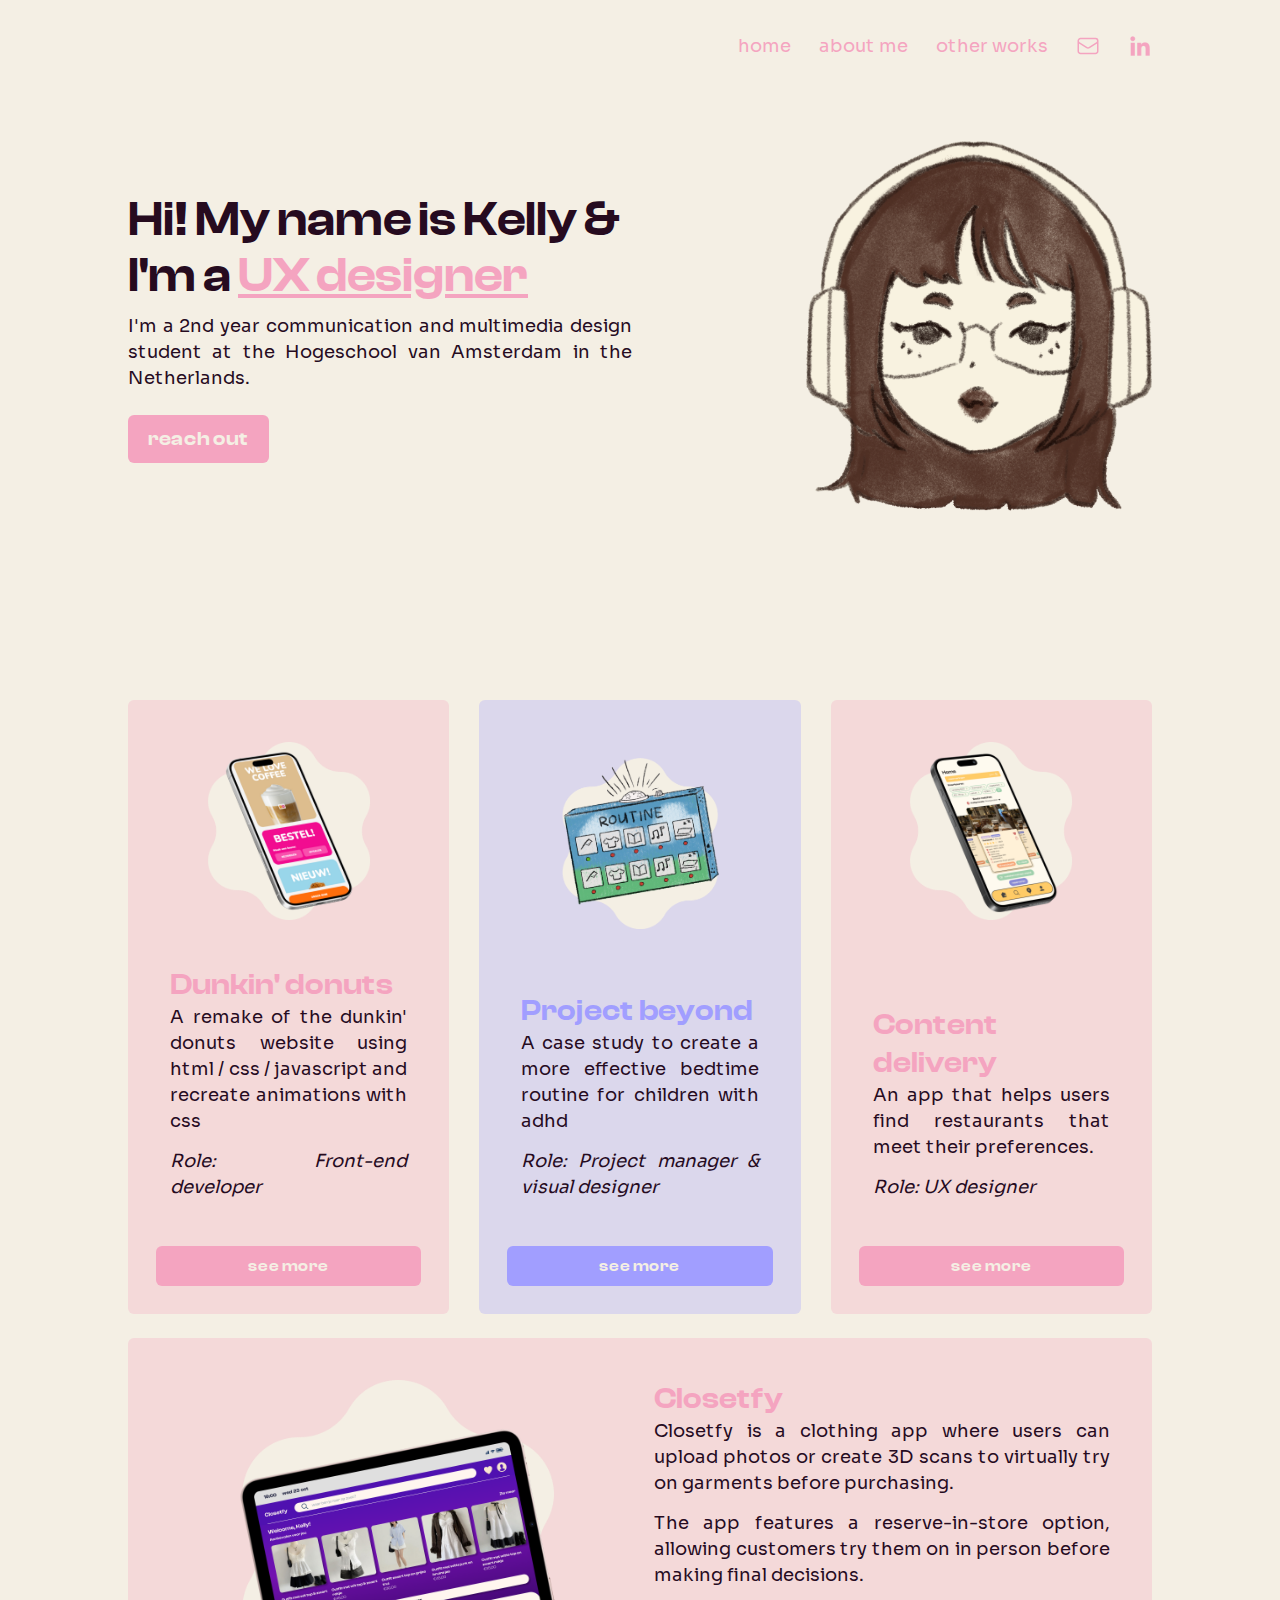
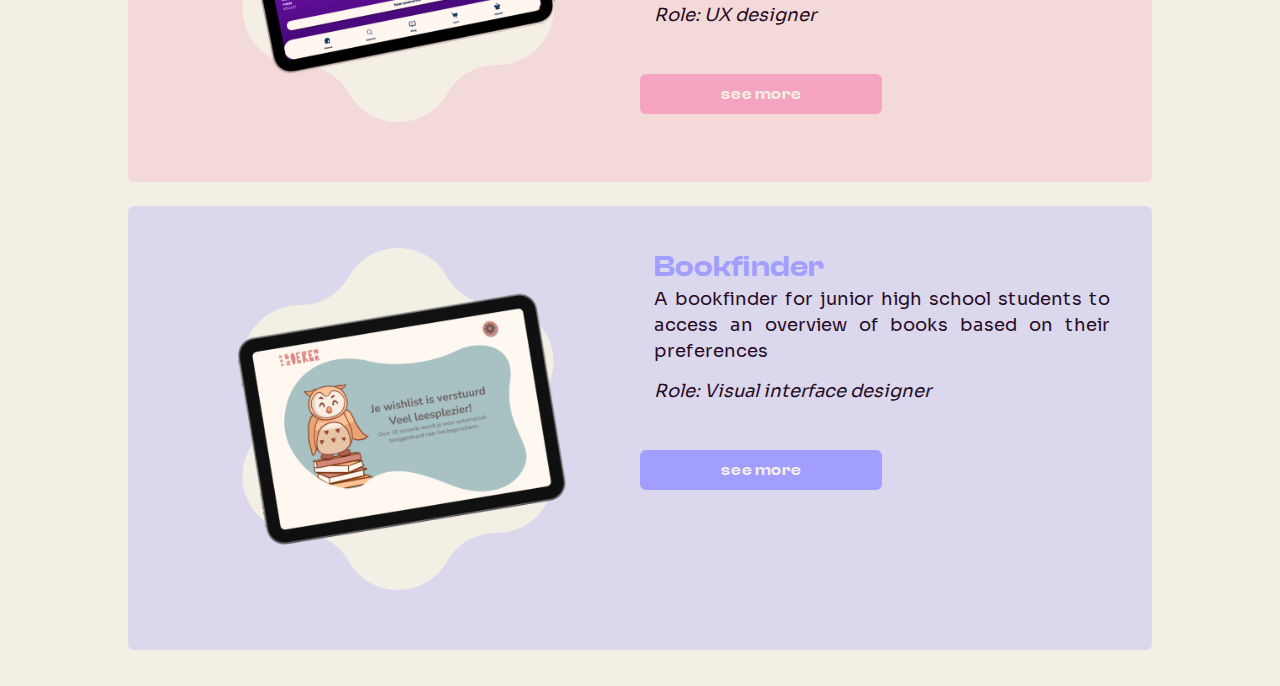
<file: index.html>
<!DOCTYPE html>
<html lang="en">
<head>
    <meta charset="UTF-8">
    <meta name="viewport" content="width=device-width, initial-scale=1.0">

    <title>portfolio 2025</title>

    <link rel="stylesheet" href="styles/style.css">

	<link rel="icon" type="image/png" sizes= "32x32" href="images/favicon.png">
</head>

<body class = "homepage container">

    <header class="container">
        <nav>			
			<ul>
                <li><a href="index.html">home </a></li>
				<li><a href="about.html">about me </a></li>
                <li><a href="play.html">other works </a></li>
				<li><a href=mailto:"kellyh.kha@gmail.com" target="_blank" rel="noopener noreferrer">
                    <button class="mail"> 
                        <svg xmlns="http://www.w3.org/2000/svg" fill="none" viewBox="0 0 24 24" stroke-width="1.5" stroke="currentColor">
                        <path stroke-linecap="round" stroke-linejoin="round" d="M21.75 6.75v10.5a2.25 2.25 0 0 1-2.25 2.25h-15a2.25 2.25 0 0 1-2.25-2.25V6.75m19.5 0A2.25 2.25 0 0 0 19.5 4.5h-15a2.25 2.25 0 0 0-2.25 2.25m19.5 0v.243a2.25 2.25 0 0 1-1.07 1.916l-7.5 4.615a2.25 2.25 0 0 1-2.36 0L3.32 8.91a2.25 2.25 0 0 1-1.07-1.916V6.75" />
                        </svg>
                    </button>
                </a></li>

                <li><a href="http://www.linkedin.com/in/kelly-kha" target="_blank" rel="noopener noreferrer">
                    <button class="linkedin"> 
                        <img src="images/linkedin.png" alt="linkedin icon">
                    </button>
                </a></li>
			</ul>

            <button class="menu">
                <svg xmlns="http://www.w3.org/2000/svg" fill="none" viewBox="0 0 24 24" stroke-width="1.5" stroke="currentColor">
                    <path stroke-linecap="round" stroke-linejoin="round" d="M3.75 6.75h16.5M3.75 12h16.5m-16.5 5.25h16.5" />
                  </svg>
            </button>
            
		</nav>
    </header>

    <main class="container">
        <section>
            <img src="images/kel.png" alt="illustration of a girl with glasses and short dark hair">

            <div>
                <h1>Hi! My name is Kelly & <br>
                    I'm a <span>UX designer</span>
                </h1>
                <p>I'm a 2nd year communication and multimedia design student at the Hogeschool van Amsterdam in the Netherlands.</p>
                <a class="button" href=mailto:"kellyh.kha@gmail.com" target="_blank" rel="noopener noreferrer"> reach out</a>
            </div>
        </section>

        <section>
            <article>
                <div class="foto">
                    <img src="images/shape.png" alt="dunkin donuts website mockup">
                </div>
    
                <div>
                    <div>
                        <h2>
                            Dunkin' donuts
                        </h2>
                        <p> 
                            A remake of the dunkin' donuts website using html / css / javascript and recreate animations with css
                        </p>
                        <p>
                            <em>
                                Role: Front-end developer
                            </em>
                        </p>
                    </div>
    
                    <div>
                        <a class="button" href="dunkin.html"> see more</a>
                    </div>
                </div>

            </article>

            <article>
                <div class="foto">
                    <img src="images/beyond1.png" alt="routine board">
                </div>
                
                <div>
                    <div>
                        <h2>
                            Project beyond
                        </h2>
                        <p> 
                            A case study to create a more effective bedtime routine for children with adhd
                        </p>
    
                        <p>
                            <em>
                                Role: Project manager & visual designer 
                            </em>
                        </p>
                    </div>
    
                    <div>
                        <a class="button" href="beyond.html"> see more</a>
                    </div>
                </div>
            </article>

            <!-- <article>
                <div class="foto">
                    <img src="images/vid2.png" alt="dunkin donuts website mockup">
                </div>
    
                <div>
                    <div>
                        <h2>
                            Bookfinder
                        </h2>
                        <p> 
                            A bookfinder for junior high school students to access an overview of books based on their preferences
    
                        </p>
                        <p>
                            <em>
                                Role: Visual interface designer
                            </em>
                        </p>
                    </div>
    
                    <div>
                        <a class="button" href="bookfinder.html"> see more</a>
                    </div>
                </div>
            </article> -->

            <article>
                <div class="foto">
                    <img src="images/content-cover.png" alt="content delivery mobile mockup">
                </div>
    
                <div>
                    <div>
                        <h2>
                            Content delivery
                        </h2>
                        <p> 
                            An app that helps users find restaurants that meet their preferences.
                        </p>
                        <p>
                            <em>
                                Role: UX designer
                            </em>
                        </p>
                    </div>
    
                    <div>
                        <a class="button" href="content.html"> see more</a>
                    </div>
                </div>

            </article>
        </section>

        <section>
            <!-- <article >
                <div class="foto">
                    <img src="images/content-cover.png" alt="content delivery mobile mockup">
                </div>
    
                <div>
                    <div>
                        <h2>
                            Content delivery
                        </h2>
                        <p> 
                            An app that helps users find restaurants that meet their preferences. These preferences include diet, crowds, location, price or previously visited restaurants. <br><br>This way you can find a restaurant that suits your needs faster and without stress.
                        </p>
                        <p>
                            <em>
                                Role: UX designer
                            </em>
                        </p>
                    </div>
    
                    <div>
                        <a class="button" href="content.html"> see more</a>
                    </div>
                </div>

            </article> -->

            <article class="closet">
                <div class="foto">
                    <img src="images/closetfy-cover1.png" alt="content delivery mobile mockup">
                </div>
    
                <div>
                    <div>
                        <h2>
                            Closetfy
                        </h2>
                        <p> 
                            Closetfy is a clothing app where users can upload photos or create 3D scans to virtually try on garments before purchasing.
                        </p>
                        <p>
                            The app features a reserve-in-store option, allowing customers try them on in person before making final decisions.
                        </p>
                        <p>
                            <em>
                                Role: UX designer
                            </em>
                        </p>
                    </div>
    
                    <div>
                        <a class="button" href="closetfy.html"> see more</a>
                    </div>
                </div>

            </article>

            <article>
                <div class="foto">
                    <img src="images/vid2.png" alt="dunkin donuts website mockup">
                </div>
    
                <div>
                    <div>
                        <h2>
                            Bookfinder
                        </h2>
                        <p> 
                            A bookfinder for junior high school students to access an overview of books based on their preferences
    
                            <!--                         A bookfinder for the school library for junior high school students to enable them to easily access an overview of interesting books based on their preferences -->
                        </p>
                        <p>
                            <em>
                                Role: Visual interface designer
                            </em>
                        </p>
                    </div>
    
                    <div>
                        <a class="button" href="bookfinder.html"> see more</a>
                    </div>
                </div>
            </article>

        </section>


    </main>

    <footer>

    </footer>
    <script defer src="scripts/script.js"></script>
</body>
</html>
</file>
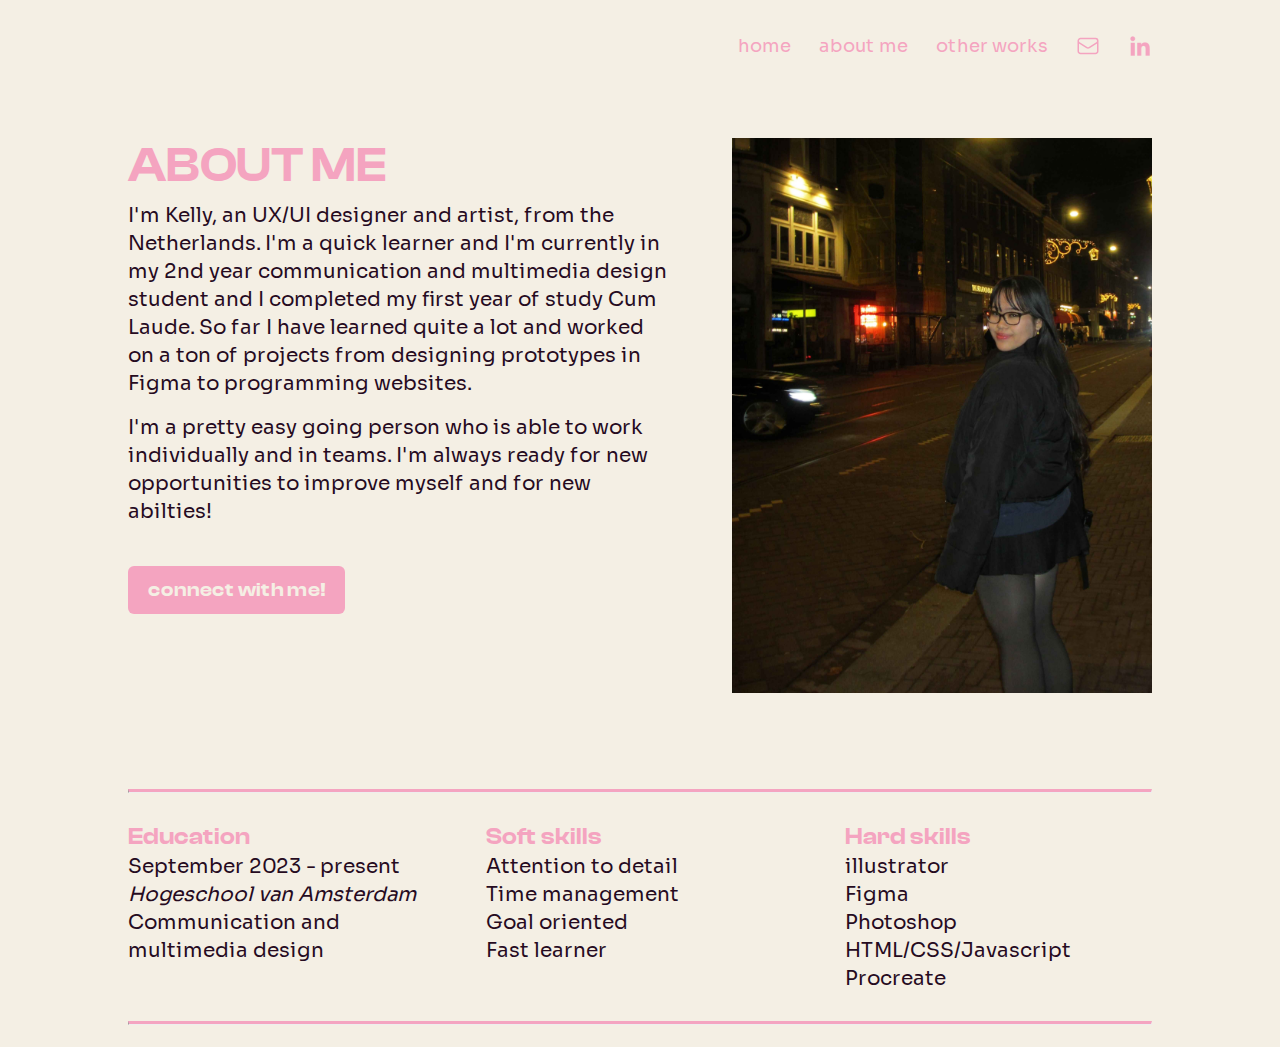
<file: about.html>
<!DOCTYPE html>
<html lang="en">
<head>
    <meta charset="UTF-8">
    <meta name="viewport" content="width=device-width, initial-scale=1.0">

    <title>portfolio 2025</title>

    <link rel="stylesheet" href="styles/style.css">

	<link rel="icon" type="image/png" sizes= "32x32" href="images/favicon.png">
</head>

<body class = "container">

    <header class="container">

        <nav>			
			<ul>
                <li><a href="index.html">home </a></li>
				<li><a href="about.html">about me </a></li>
                <li><a href="play.html">other works </a></li>
				<li><a href=mailto:"kellyh.kha@gmail.com" target="_blank" rel="noopener noreferrer">
                    <button class="mail"> 
                        <svg xmlns="http://www.w3.org/2000/svg" fill="none" viewBox="0 0 24 24" stroke-width="1.5" stroke="currentColor">
                        <path stroke-linecap="round" stroke-linejoin="round" d="M21.75 6.75v10.5a2.25 2.25 0 0 1-2.25 2.25h-15a2.25 2.25 0 0 1-2.25-2.25V6.75m19.5 0A2.25 2.25 0 0 0 19.5 4.5h-15a2.25 2.25 0 0 0-2.25 2.25m19.5 0v.243a2.25 2.25 0 0 1-1.07 1.916l-7.5 4.615a2.25 2.25 0 0 1-2.36 0L3.32 8.91a2.25 2.25 0 0 1-1.07-1.916V6.75" />
                        </svg>
                    </button>
                </a></li>

                <li><a href="http://www.linkedin.com/in/kelly-kha" target="_blank" rel="noopener noreferrer">
                    <button class="linkedin"> 
                        <img src="images/linkedin.png" alt="linkedin icon">
                    </button>
                </a></li>
			</ul>

            <button class="menu">
                <svg xmlns="http://www.w3.org/2000/svg" fill="none" viewBox="0 0 24 24" stroke-width="1.5" stroke="currentColor">
                    <path stroke-linecap="round" stroke-linejoin="round" d="M3.75 6.75h16.5M3.75 12h16.5m-16.5 5.25h16.5" />
                  </svg>
            </button>
		</nav>
    </header>

    <main class="about container">
        <section>
            <div>
                <h1>ABOUT ME</h1>
                <p>
                    I'm Kelly, an UX/UI designer and artist, from the Netherlands. I'm a quick learner and I'm currently in my 2nd year communication and multimedia design student and I completed my first year of study Cum Laude. So far I have learned quite a lot and worked on a ton of projects from designing prototypes in Figma to programming websites.
                </p>

                <p>
                    I'm a pretty easy going person who is able to work individually and in teams. I'm always ready for new opportunities to improve myself and for new abilties!
                </p>
                <!-- <img src="images/me.png" alt="picture of me"> -->

                <a class="button" href="http://www.linkedin.com/in/kelly-kha" target="_blank" rel="noopener noreferrer"> connect with me!</a>
            </div>

            <img src="images/me-2.jpg" alt="picture of me">
        </section>

        <hr class="solid">
        <section>
            <div>
                <h2>
                    Education
                </h2>
                <p>September 2023 - present <br>
                    <em>Hogeschool  van Amsterdam </em><br>Communication and multimedia design
                </p>
            </div>

            <hr class="solid">
            
            <div>
                <h2>
                    Soft skills
                </h2>
                <ul>
                    <li>
                        Attention to detail
                    </li>
                    <li>
                        Time management
                    </li>
                    <li>
                        Goal oriented
                    </li>
                    <li>
                        Fast learner
                    </li>
                </ul>
            </div>

            <hr class="solid">
            
            <div>
                <h2>
                    Hard skills
                </h2>
                <ul>
                    <li>
                        illustrator
                    </li>
                    <li>
                        Figma
                    </li>
                    <li>
                        Photoshop
                    </li>
                    <li>
                        HTML/CSS/Javascript
                    </li>
                    <li>
                        Procreate
                    </li>
                </ul>
            </div>
        </section>
        <hr class="solid">


        <!-- <section>
            <div class="first-column">
                <div>
                    <h2>Education</h2>
                    <p>September 2023 - present <br>
                        <em>Hogeschool  van Amsterdam </em><br>Communication and multimedia design</p>
                </div>

                <div>
                    <h2>Software skills</h2>
                    <div class="skills">
                        <div>
                            <img src="images/icons-01.png" alt="illustrator icon">
                            <p>illustrator</p>
                        </div>

                        <div>
                            <img src="images/icons-02.png" alt="photoshop icon">
                            <p>photoshop</p>
                        </div>

                        <div>
                            <img src="images/icons-03.png" alt="figma icon">
                            <p>figma</p>
                        </div>

                        <div>
                            <img src="images/icons-04.png" alt="visual studio code icon">
                            <p>vs code</p>
                        </div>

                        <div>
                            <img src="images/icons-05.png" alt="procreate icon">
                            <p>procreate</p>
                        </div>
                    </div>
                </div>
            </div>
                
            <div class="second-column">
                <h2>Soft skills</h2>
                <ul>
                    <li>
                        Attention to detail
                    </li>
                    <li>
                        Time management
                    </li>
                    <li>
                        Goal oriented
                    </li>
                </ul>
            </div>
        </section>

        <section>
            <div>
                <h2>Hobbies (needs a change)</h2>
                <div>
                    <img src="images/hobbies.png" alt="hobbies: drawing, crochet, blinboxes and movies">
                </div>

            </div>
        </section> -->
    </main>
    <script defer src="scripts/script.js"></script>
</body>
</html>
</file>
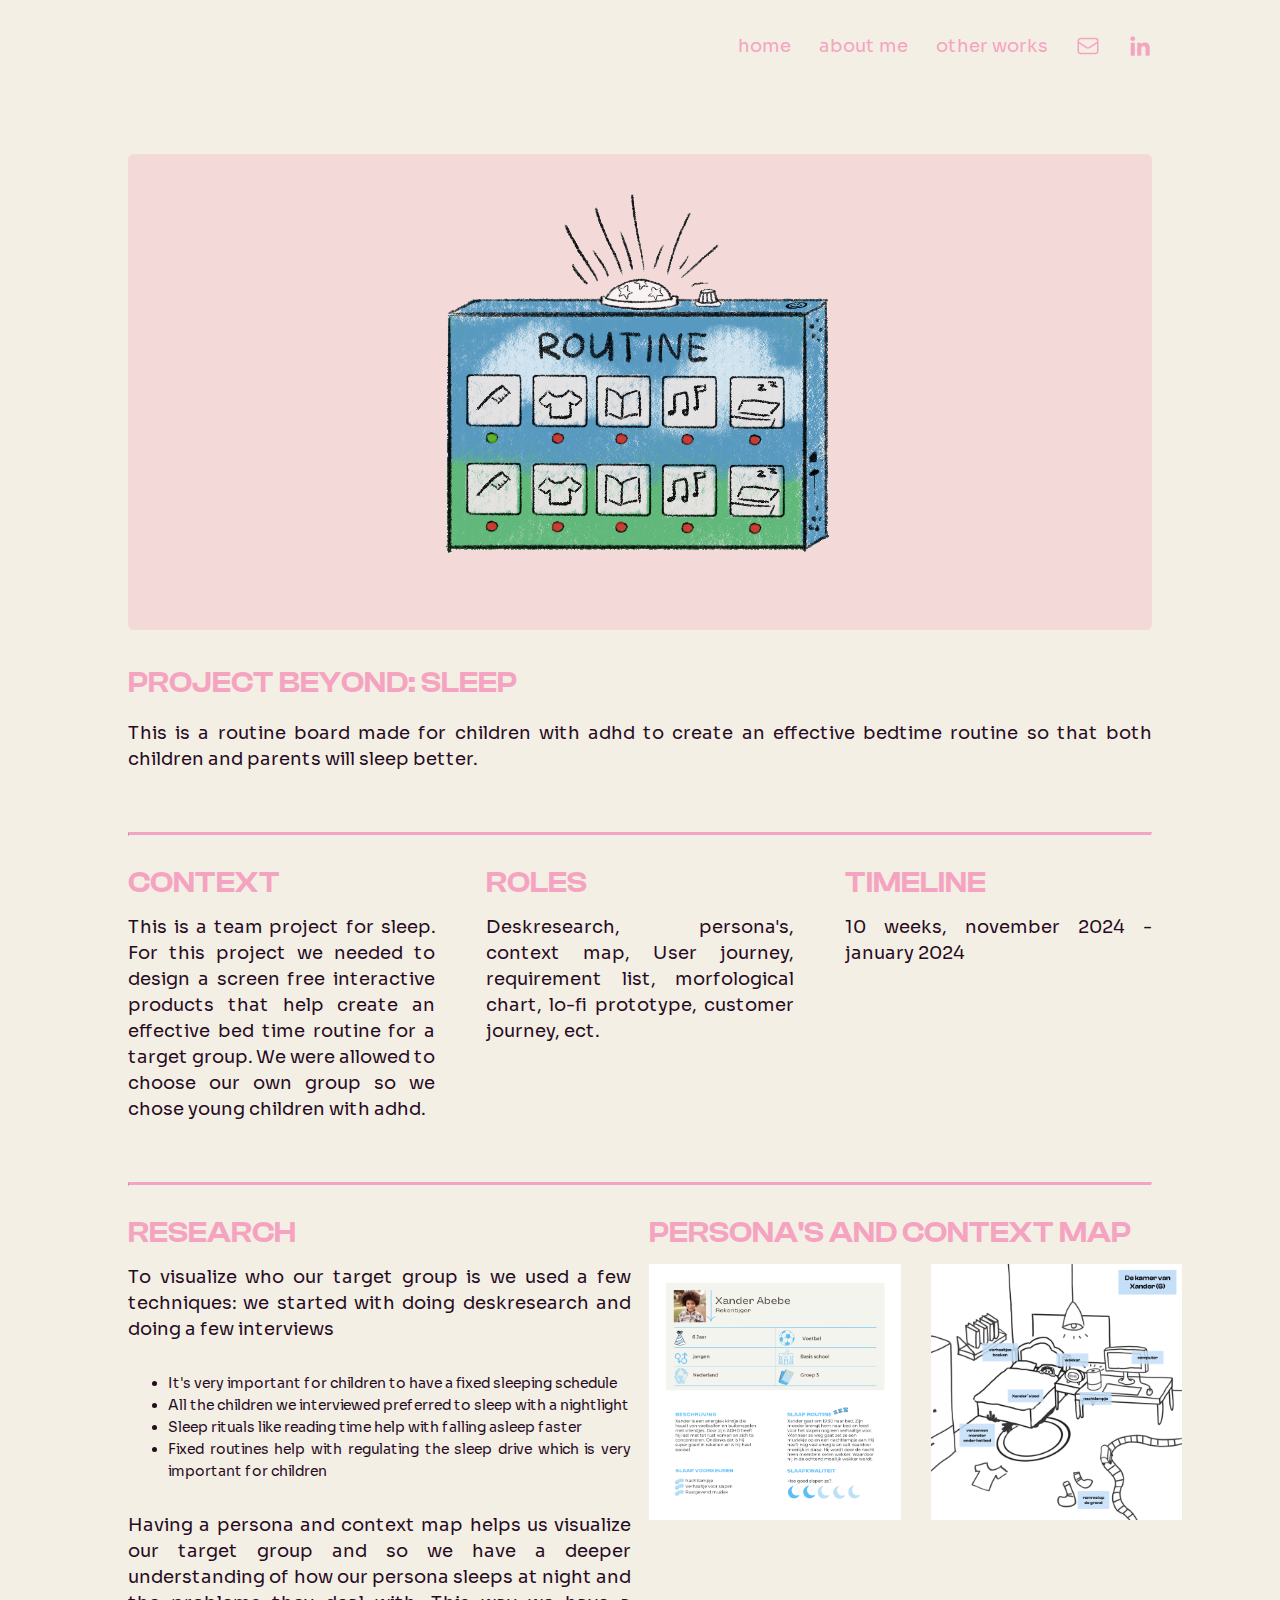
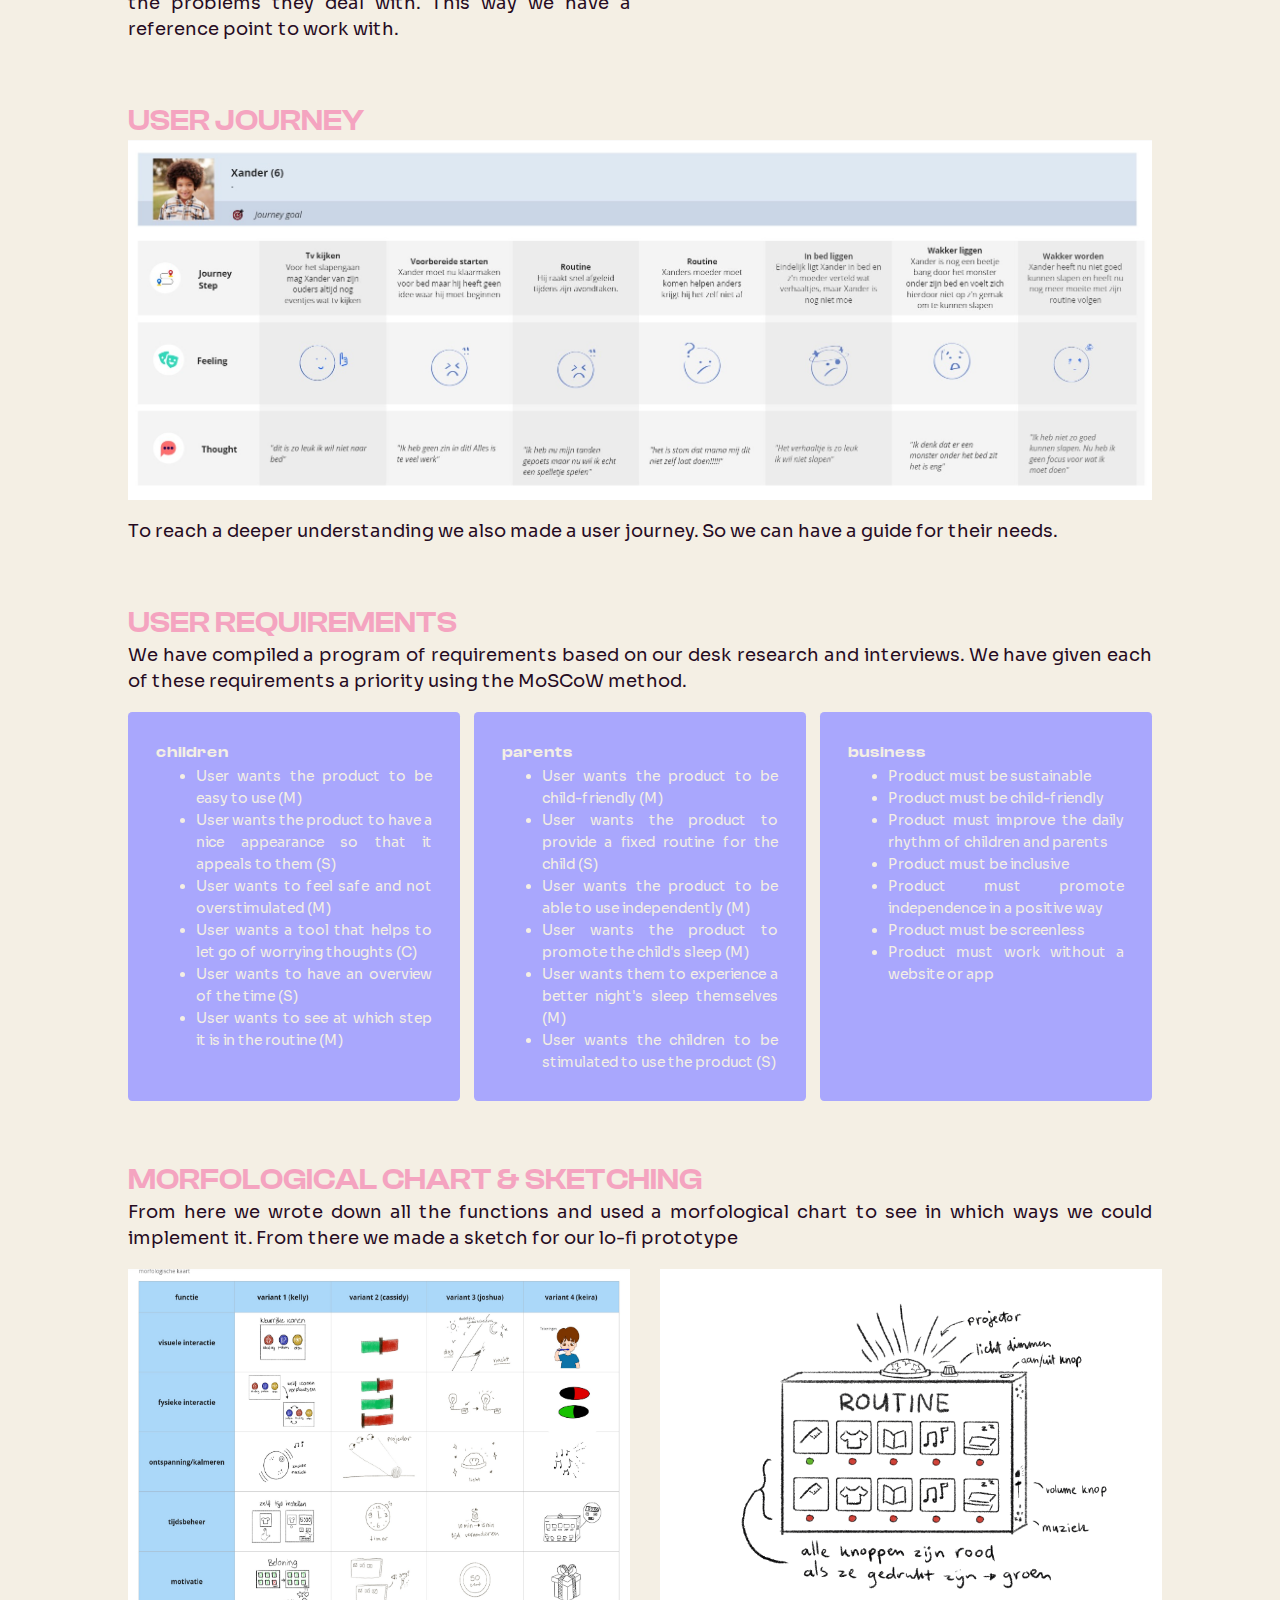
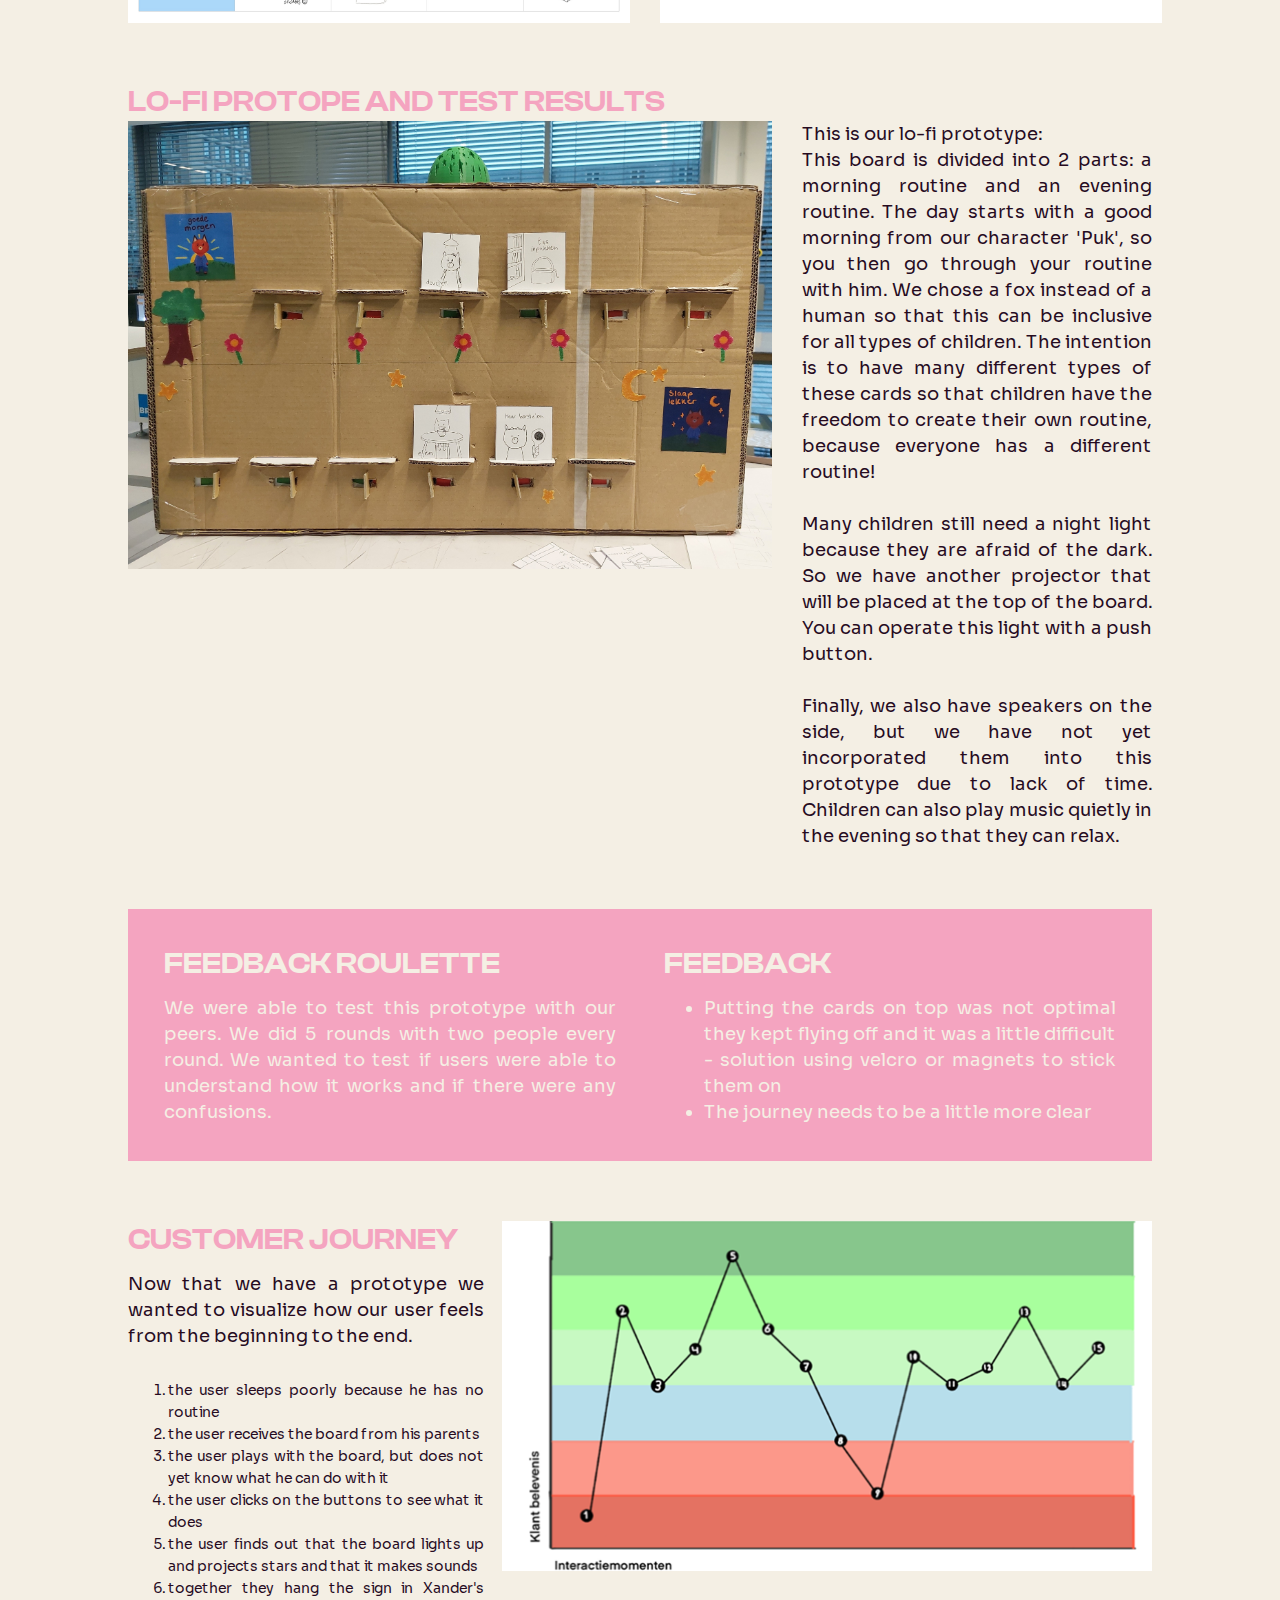
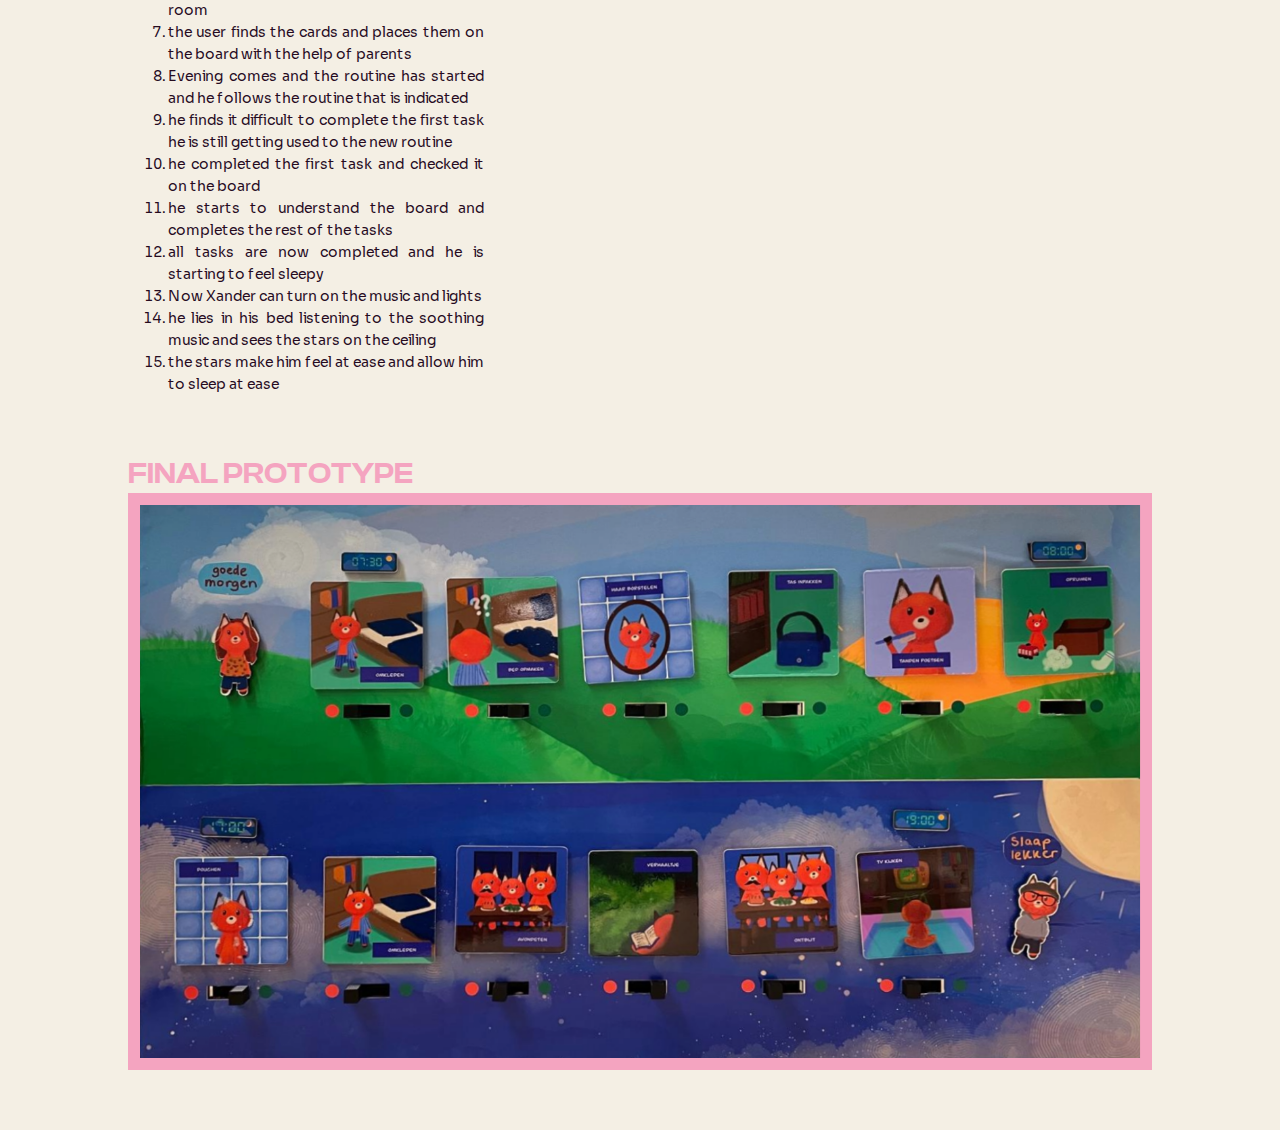
<file: beyond.html>
<!DOCTYPE html>
<html lang="en">
<head>
    <meta charset="UTF-8">
    <meta name="viewport" content="width=device-width, initial-scale=1.0">

    <title>portfolio 2025</title>

    <link rel="stylesheet" href="styles/style.css">

	<link rel="icon" type="image/png" sizes= "32x32" href="images/favicon.png">
</head>

<body class = "container">

    <header class="container">

        <nav>			
			<ul>
                <li><a href="index.html">home </a></li>
				<li><a href="about.html">about me </a></li>
                <li><a href="play.html">other works </a></li>
				<li><a href=mailto:"kellyh.kha@gmail.com" target="_blank" rel="noopener noreferrer">
                    <button class="mail"> 
                        <svg xmlns="http://www.w3.org/2000/svg" fill="none" viewBox="0 0 24 24" stroke-width="1.5" stroke="currentColor">
                        <path stroke-linecap="round" stroke-linejoin="round" d="M21.75 6.75v10.5a2.25 2.25 0 0 1-2.25 2.25h-15a2.25 2.25 0 0 1-2.25-2.25V6.75m19.5 0A2.25 2.25 0 0 0 19.5 4.5h-15a2.25 2.25 0 0 0-2.25 2.25m19.5 0v.243a2.25 2.25 0 0 1-1.07 1.916l-7.5 4.615a2.25 2.25 0 0 1-2.36 0L3.32 8.91a2.25 2.25 0 0 1-1.07-1.916V6.75" />
                        </svg>
                    </button>
                </a></li>

                <li><a href="http://www.linkedin.com/in/kelly-kha" target="_blank" rel="noopener noreferrer">
                    <button class="linkedin"> 
                        <img src="images/linkedin.png" alt="linkedin icon">
                    </button>
                </a></li>
			</ul>

            <button class="menu">
                <svg xmlns="http://www.w3.org/2000/svg" fill="none" viewBox="0 0 24 24" stroke-width="1.5" stroke="currentColor">
                    <path stroke-linecap="round" stroke-linejoin="round" d="M3.75 6.75h16.5M3.75 12h16.5m-16.5 5.25h16.5" />
                  </svg>
            </button>
		</nav>
    </header>

    <main class="beyond case container">
        <section>
            <div>
                <img src="images/beyond.png" class="bord" alt="bord">
            </div>
            <h1>PROJECT BEYOND: SLEEP</h1>

            <p>
                This is a routine board made for children with adhd to create an effective bedtime routine so that both children and parents will sleep better.
            </p>
        </section>

        <hr class="solid">

        <section>
            <div>
                <h2>
                    CONTEXT
                </h2>
                <p>
                    This is a team project for sleep. For this project we needed to design a screen free interactive products that help create an effective bed time routine for a target group. We were allowed to choose our own group so we chose young children with adhd.
                </p>
            </div>

            <hr class="solid">
            
            <div>
                <h2>
                    ROLES
                </h2>
                <p>
                    Deskresearch, persona's, context map, User journey, requirement list, morfological chart, lo-fi prototype, customer journey, ect.
                </p>
            </div>

            <hr class="solid">
            
            <div>
                <h2>
                    TIMELINE
                </h2>
                <p>
                    10 weeks,  november 2024 - january 2024
                </p>
            </div>
        </section>
        <hr class="solid">


        <section>
            <div>
                <h2>
                    RESEARCH
                </h2>

                <p>
                    To visualize who our target group is we used a few techniques: we started with doing deskresearch and doing a few interviews
                </p>

                <ul>
                    <li>It's very important for children to have a fixed sleeping schedule </li>
                    <li>All the children we interviewed preferred to sleep with a nightlight</li>
                    <li>Sleep rituals like reading time help with falling asleep faster</li>
                    <li>Fixed routines help with regulating the sleep drive which is very important for children</li>
                </ul>
                <p>
                    Having a persona and context map helps us visualize our target group and so we have a deeper understanding of how our persona sleeps at night and the problems they deal with. This way we have a reference point to work with.
                </p>
            </div>
            
            <div>
                <h2>
                    PERSONA'S AND CONTEXT MAP
                </h2>
                <div>
                    <img src="images/beyond2.png" alt="">
                    <img src="images/beyond3.png" alt=""> 
                </div>    
            </div>
        </section> 

        <section>
            <h2>
                USER JOURNEY
            </h2>
            <img src="images/beyond4.jpg" alt="">
            <p>
                To reach a deeper understanding we also made a user journey. So we can have a guide for their needs. 
            </p>
        </section>

        <section>
            <h2>
                USER REQUIREMENTS
            </h2>
            <p>
                We have compiled a program of requirements based on our desk research and interviews. We have given each of these requirements a priority using the MoSCoW method.
            </p>

            <div class="user-requirements">
                <article>
                    <h3>
                        children
                    </h3>
                    <ul>
                        <li>User wants the product to be easy to use (M)
                        </li>
                        <li>User wants the product to have a nice appearance so that it appeals to them (S)
                        </li>
                        <li>User wants to feel safe and not overstimulated (M)
                        </li>
                        <li>User wants a tool that helps to let go of worrying thoughts (C)
                        </li>
                        <li>User wants to have an overview of the time (S)
                        </li>
                        <li>User wants to see at which step it is in the routine (M)
                        </li>
                    </ul>
                </article>

                <article>
                    <h3>
                        parents
                    </h3>
                    <ul>
                        <li>User wants the product to be child-friendly (M)
                        </li>
                        <li>User wants the product to provide a fixed routine for the child (S)
                        </li>
                        <li>User wants the product to be able to use independently (M)
                        </li>
                        <li>User wants the product to promote the child's sleep (M)
                        </li>
                        <li>User wants them to experience a better night's sleep themselves (M)</li>
                        <li>User wants the children to be stimulated to use the product (S)</li>
                    </ul>
                </article>

                <article>
                    <h3>
                        business
                    </h3>
                    <ul>
                        <li>Product must be sustainable</li>
                        <li>Product must be child-friendly
                        </li>
                        <li>Product must improve the daily rhythm of children and parents
                        </li>
                        <li>Product must be inclusive
                        </li>
                        <li>Product must promote independence in a positive way
                        </li>
                        <li>Product must be screenless
                        </li>
                        <li>Product must work without a website or app</li>
                    </ul>
                </article>
            </div>
        </section>

        <section>
            <h2>MORFOLOGICAL CHART & SKETCHING</h2>
            <p>From here we wrote down all the functions and used a morfological chart to see in which ways we could implement it. From there we made a sketch for our lo-fi prototype </p>

            <div>
                <img src="images/beyond5.jpg" alt="">
                <img src="images/routine2.png" alt="">       
            </div>
        </section>

        <section>
            <h2>LO-FI PROTOPE AND TEST RESULTS</h2>

            <div>
                <img src="images/routinebord2.jpg" alt="">

                <p>This is our lo-fi prototype:<br>
    
                    This board is divided into 2 parts: a morning routine and an evening routine. The day starts with a good morning from our character 'Puk', so you then go through your routine with him. We chose a fox instead of a human so that this can be inclusive for all types of children. The intention is to have many different types of these cards so that children have the freedom to create their own routine, because everyone has a different routine! <br><br>

                    Many children still need a night light because they are afraid of the dark. So we have another projector that will be placed at the top of the board. You can operate this light with a push button.<br><br> 

                    Finally, we also have speakers on the side, but we have not yet incorporated them into this prototype due to lack of time. Children can also play music quietly in the evening so that they can relax.
                </p>
            </div>
            
        </section>

        <section>
            <div>
                <h2>
                    FEEDBACK ROULETTE
                </h2>
                <p>
                    We were able to test this prototype with our peers. We did 5 rounds with two people every round. We wanted to test if users were able to understand how it works and if there were any confusions. 
                </p>
            </div>

            <div>
                <h2>
                    FEEDBACK
                </h2>
                <ul>
                    <li>
                        Putting the cards on top was not optimal they kept flying off and it was a little difficult - solution using velcro or magnets to stick them on
                    </li>
                    <li>
                        The journey needs to be a little more clear
                    </li>
                </ul>
            </div>
        </section>

        <section>
            <div>
                <h2>
                    CUSTOMER JOURNEY
                </h2>
                <p>
                    Now that we have a prototype we wanted to visualize how our user feels from the beginning to the end.
                </p>
    
                <ol>
                    <li>the user sleeps poorly because he has no routine
                    </li>
                    <li>the user receives the board from his parents
                    </li>
                    <li>the user plays with the board, but does not yet know what he can do with it
                    </li>
                    <li>the user clicks on the buttons to see what it does
                    </li>
                    <li>the user finds out that the board lights up and projects stars and that it makes sounds
                    </li>
                    <li>together they hang the sign in Xander's room
                    </li>
                    <li>the user finds the cards and places them on the board with the help of parents
                    </li>
                    <li>Evening comes and the routine has started and he follows the routine that is indicated
                    </li>
                    <li>he finds it difficult to complete the first task he is still getting used to the new routine
                    </li>
                    <li>he completed the first task and checked it on the board
                    </li>
                    <li>he starts to understand the board and completes the rest of the tasks
                    </li>
                    <li>all tasks are now completed and he is starting to feel sleepy
                    </li>
                    <li>Now Xander can turn on the music and lights
                    </li>
                    <li>he lies in his bed listening to the soothing music and sees the stars on the ceiling
                    </li>
                    <li>the stars make him feel at ease and allow him to sleep at ease</li>
                </ol>
            </div>

            <img src="images/beyond6.png" alt="">
        </section>

        <section>
            <h2>
                FINAL PROTOTYPE
            </h2>
            <img src="images/routinebord.png" alt="">
        </section>


    </main>

    <footer>

    </footer>
    <script defer src="scripts/script.js"></script>
</body>
</html>
</file>
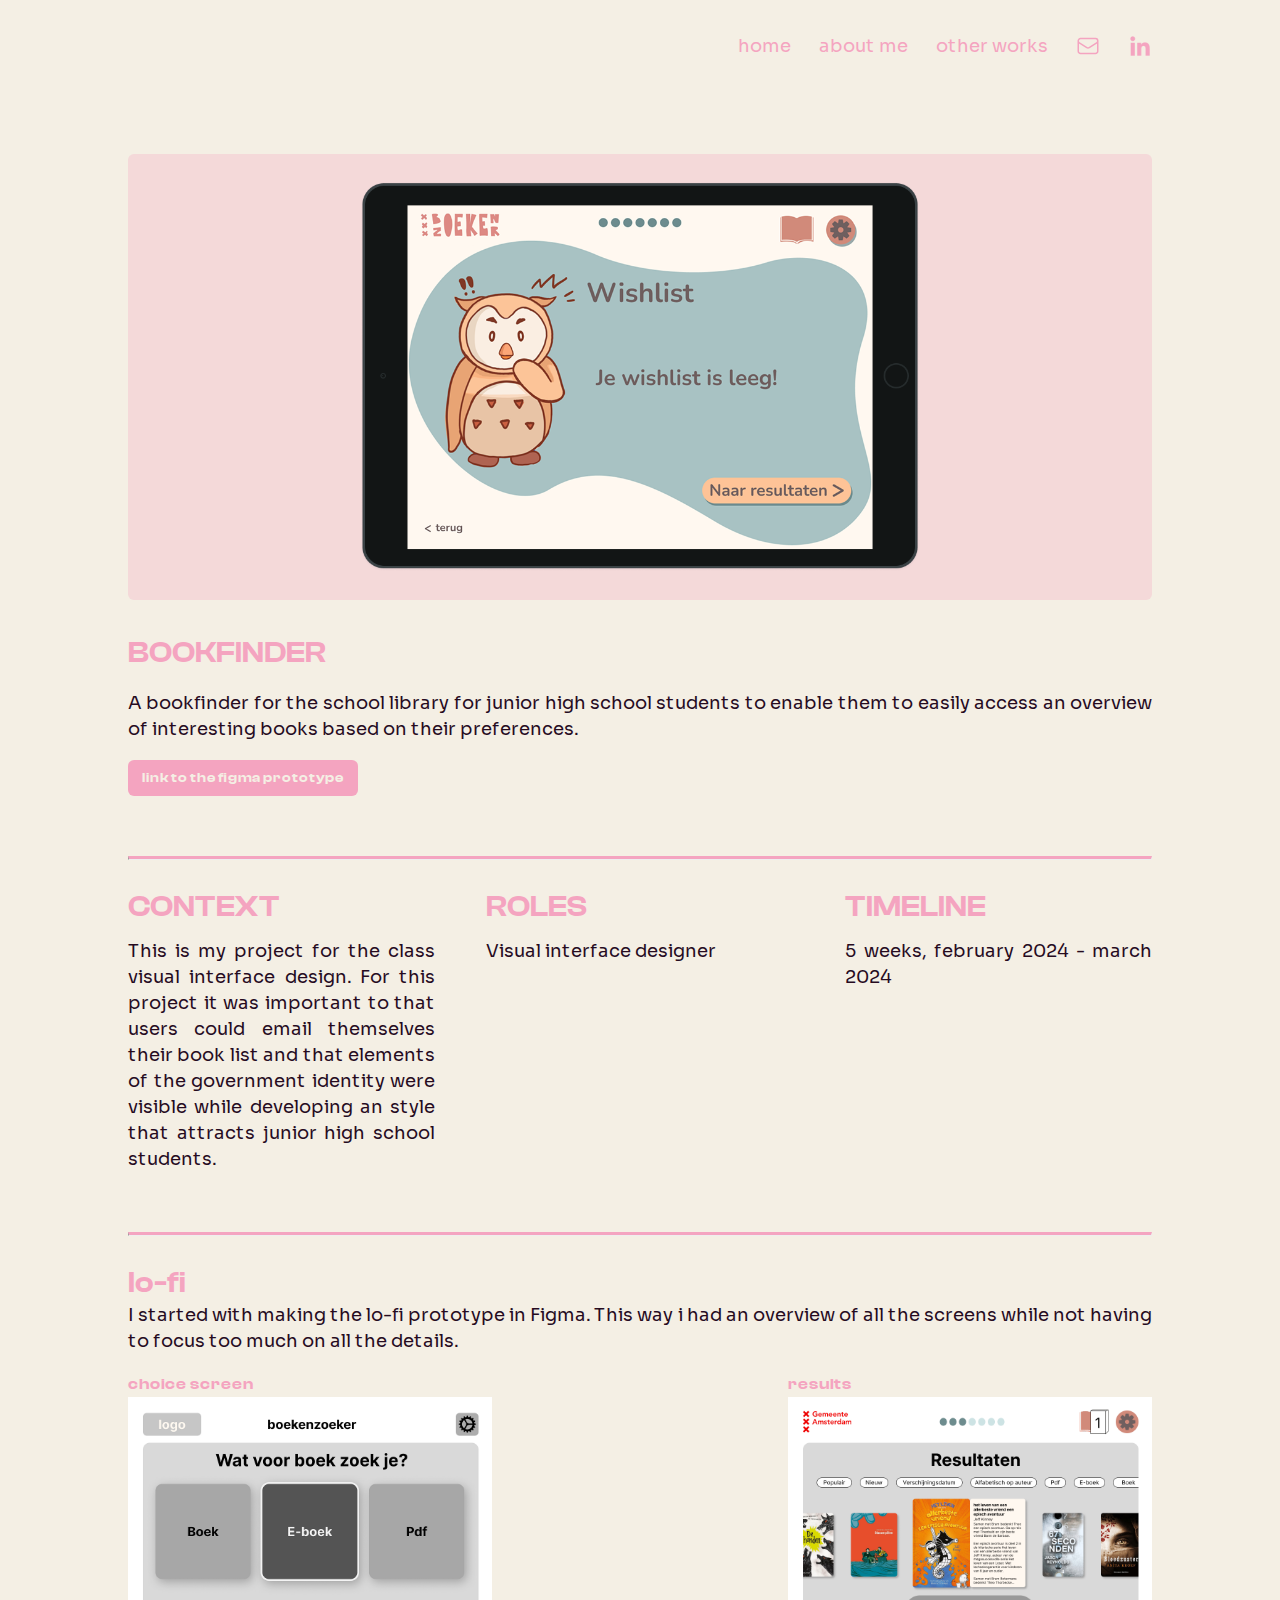
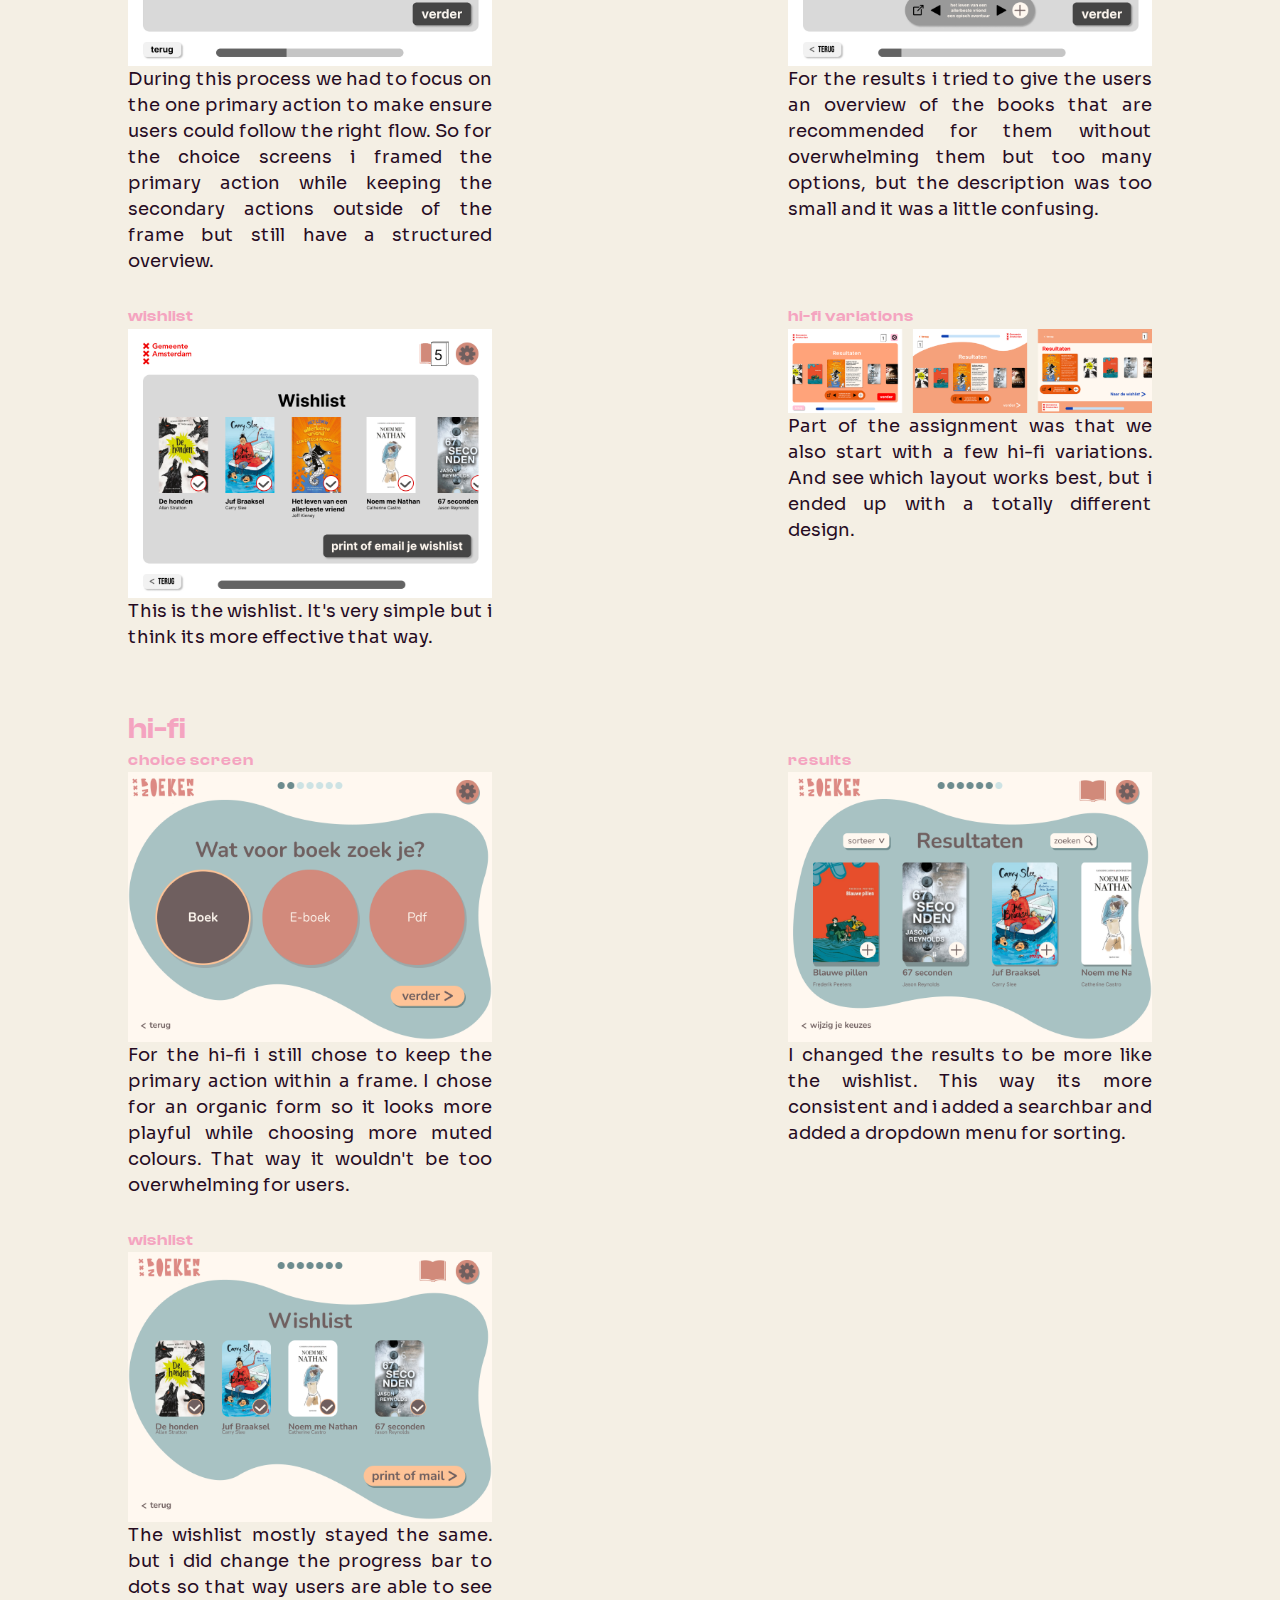
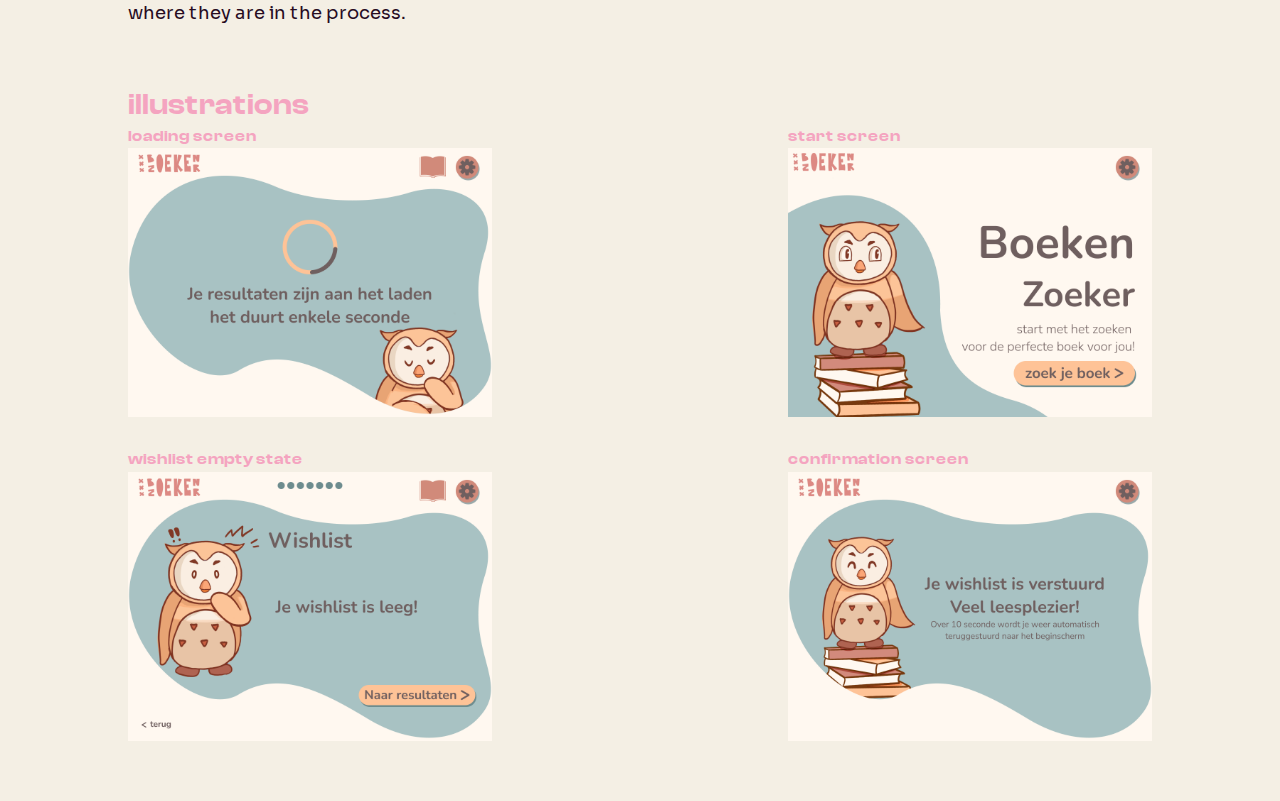
<file: bookfinder.html>
<!DOCTYPE html>
<html lang="en">
<head>
    <meta charset="UTF-8">
    <meta name="viewport" content="width=device-width, initial-scale=1.0">

    <title>portfolio 2025</title>

    <link rel="stylesheet" href="styles/style.css">

	<link rel="icon" type="image/png" sizes= "32x32" href="images/favicon.png">
</head>

<body class = "container">

    <header class="container">

        <nav>			
			<ul>
                <li><a href="index.html">home </a></li>
				<li><a href="about.html">about me </a></li>
                <li><a href="play.html">other works </a></li>
				<li><a href=mailto:"kellyh.kha@gmail.com" target="_blank" rel="noopener noreferrer">
                    <button class="mail"> 
                        <svg xmlns="http://www.w3.org/2000/svg" fill="none" viewBox="0 0 24 24" stroke-width="1.5" stroke="currentColor">
                        <path stroke-linecap="round" stroke-linejoin="round" d="M21.75 6.75v10.5a2.25 2.25 0 0 1-2.25 2.25h-15a2.25 2.25 0 0 1-2.25-2.25V6.75m19.5 0A2.25 2.25 0 0 0 19.5 4.5h-15a2.25 2.25 0 0 0-2.25 2.25m19.5 0v.243a2.25 2.25 0 0 1-1.07 1.916l-7.5 4.615a2.25 2.25 0 0 1-2.36 0L3.32 8.91a2.25 2.25 0 0 1-1.07-1.916V6.75" />
                        </svg>
                    </button>
                </a></li>

                <li><a href="http://www.linkedin.com/in/kelly-kha" target="_blank" rel="noopener noreferrer">
                    <button class="linkedin"> 
                        <img src="images/linkedin.png" alt="linkedin icon">
                    </button>
                </a></li>
			</ul>

            <button class="menu">
                <svg xmlns="http://www.w3.org/2000/svg" fill="none" viewBox="0 0 24 24" stroke-width="1.5" stroke="currentColor">
                    <path stroke-linecap="round" stroke-linejoin="round" d="M3.75 6.75h16.5M3.75 12h16.5m-16.5 5.25h16.5" />
                  </svg>
            </button>
		</nav>
    </header>

    <main class="finder case container">
        <section>
            <div>
                <img src="images/finder.png" class="book" alt="">
            </div>
            <h1>BOOKFINDER</h1>

            <p>
                A bookfinder for the school library for junior high school students to enable them to easily access an overview of interesting books based on their preferences.                
            </p>

            <a href="https://www.figma.com/proto/BlSjxTh3PgyIMdA8ldQvCW/vid?page-id=213%3A1014&node-id=119-341&p=f&viewport=-1225%2C89%2C0.1&t=WHWMCLyWwHsiLmzx-1&scaling=scale-down&content-scaling=fixed&starting-point-node-id=119%3A341&show-proto-sidebar=1" target="_blank" rel="noopener noreferrer">link to the figma prototype</a>
        </section>

        <hr class="solid">

        <section>
            <div>
                <h2>
                    CONTEXT
                </h2>
                <p>
                    This is my project for the class visual interface design. For this project it was important to that users could email themselves their book list and that elements of the government identity  were visible while developing an style that attracts junior high school students. 
                </p>
            </div>

            <hr class="solid">
            
            <div>
                <h2>
                    ROLES
                </h2>
                <p>
                    Visual interface designer
                </p>
            </div>

            <hr class="solid">
            
            <div>
                <h2>
                    TIMELINE
                </h2>
                <p>
                    5 weeks, february 2024 - march 2024
                </p>
            </div>
        </section>
        <hr class="solid">


        <section>
            <h2>lo-fi</h2>
            <p>I started with making the lo-fi prototype in Figma. This way i had an overview of all the screens while not having to focus too much on all the details.</p>

            <div>
                <article>
                    <h3>choice screen</h3>
                    <img src="images/lofi1.png" alt="">
                    <p>During this process we had to focus on the one primary action to make ensure users could follow the right flow.  So for the choice screens i framed the primary action while keeping the secondary actions outside of the frame but still have a structured overview.</p>
                </article>
                
                <article>
                    <h3>results</h3>
                    <img src="images/lofi2.png" alt="">
                    <p>For the results i tried to give the users an overview of the books that are recommended for them without overwhelming them but too many options, but the description was too small and it was a little confusing.</p>
                </article>
    
                <article>
                    <h3>wishlist</h3>
                    <img src="images/lofi3.png" alt="">
                    <p>This is the wishlist. It's very simple but i think its more effective that way. </p>
                </article>
    
                <article>
                    <h3>hi-fi variations</h3>
                    <img src="images/finder-variaties.png" alt="">
                    <p>Part of the assignment was that we also start with a few hi-fi variations. And see which layout works best, but i ended up with a totally different design.</p>
                </article>
            </div>
        
        </section>

        <section>
            <h2>hi-fi</h2>

            <div>
                <article>
                    <h3>choice screen</h3>
                    <img src="images/hifi1.png" alt="">
                    <p>For the hi-fi i still chose to keep the primary action within a frame. I chose for an organic form so it looks more playful while choosing more muted colours. That way it wouldn't be too overwhelming for users. </p>
                </article>
                
                <article>
                    <h3>results</h3>
                    <img src="images/hifi2.png" alt="">
                    <p>I changed the results to be more like the wishlist. This way its more consistent and i added a searchbar and added a dropdown menu for sorting.</p>
                </article>
    
                <article>
                    <h3>wishlist</h3>
                    <img src="images/hifi3.png" alt="">
                    <p>The wishlist mostly stayed the same. but i did change the progress bar to dots so that way users are able to see where they are in the process.</p>
                </article>
            </div>
        
        </section>
        
        <section>
            <h2>illustrations</h2>
            
            <div>
                <article>
                    <h3>loading screen</h3>
                    <img src="images/hifi5.png" alt="">
                </article>
                
                <article>
                    <h3>start screen</h3>
                    <img src="images/hifi4.png" alt="">
                </article>
    
                <article>
                    <h3>wishlist empty state</h3>
                    <img src="images/hifi6.png" alt="">
                </article>
    
                <article>
                    <h3>confirmation screen</h3>
                    <img src="images/hifi7.png" alt="">
                </article>
            </div>
            
        </section>
    </main>

    <footer>

    </footer>
    <script defer src="scripts/script.js"></script>
</body>
</html>
</file>
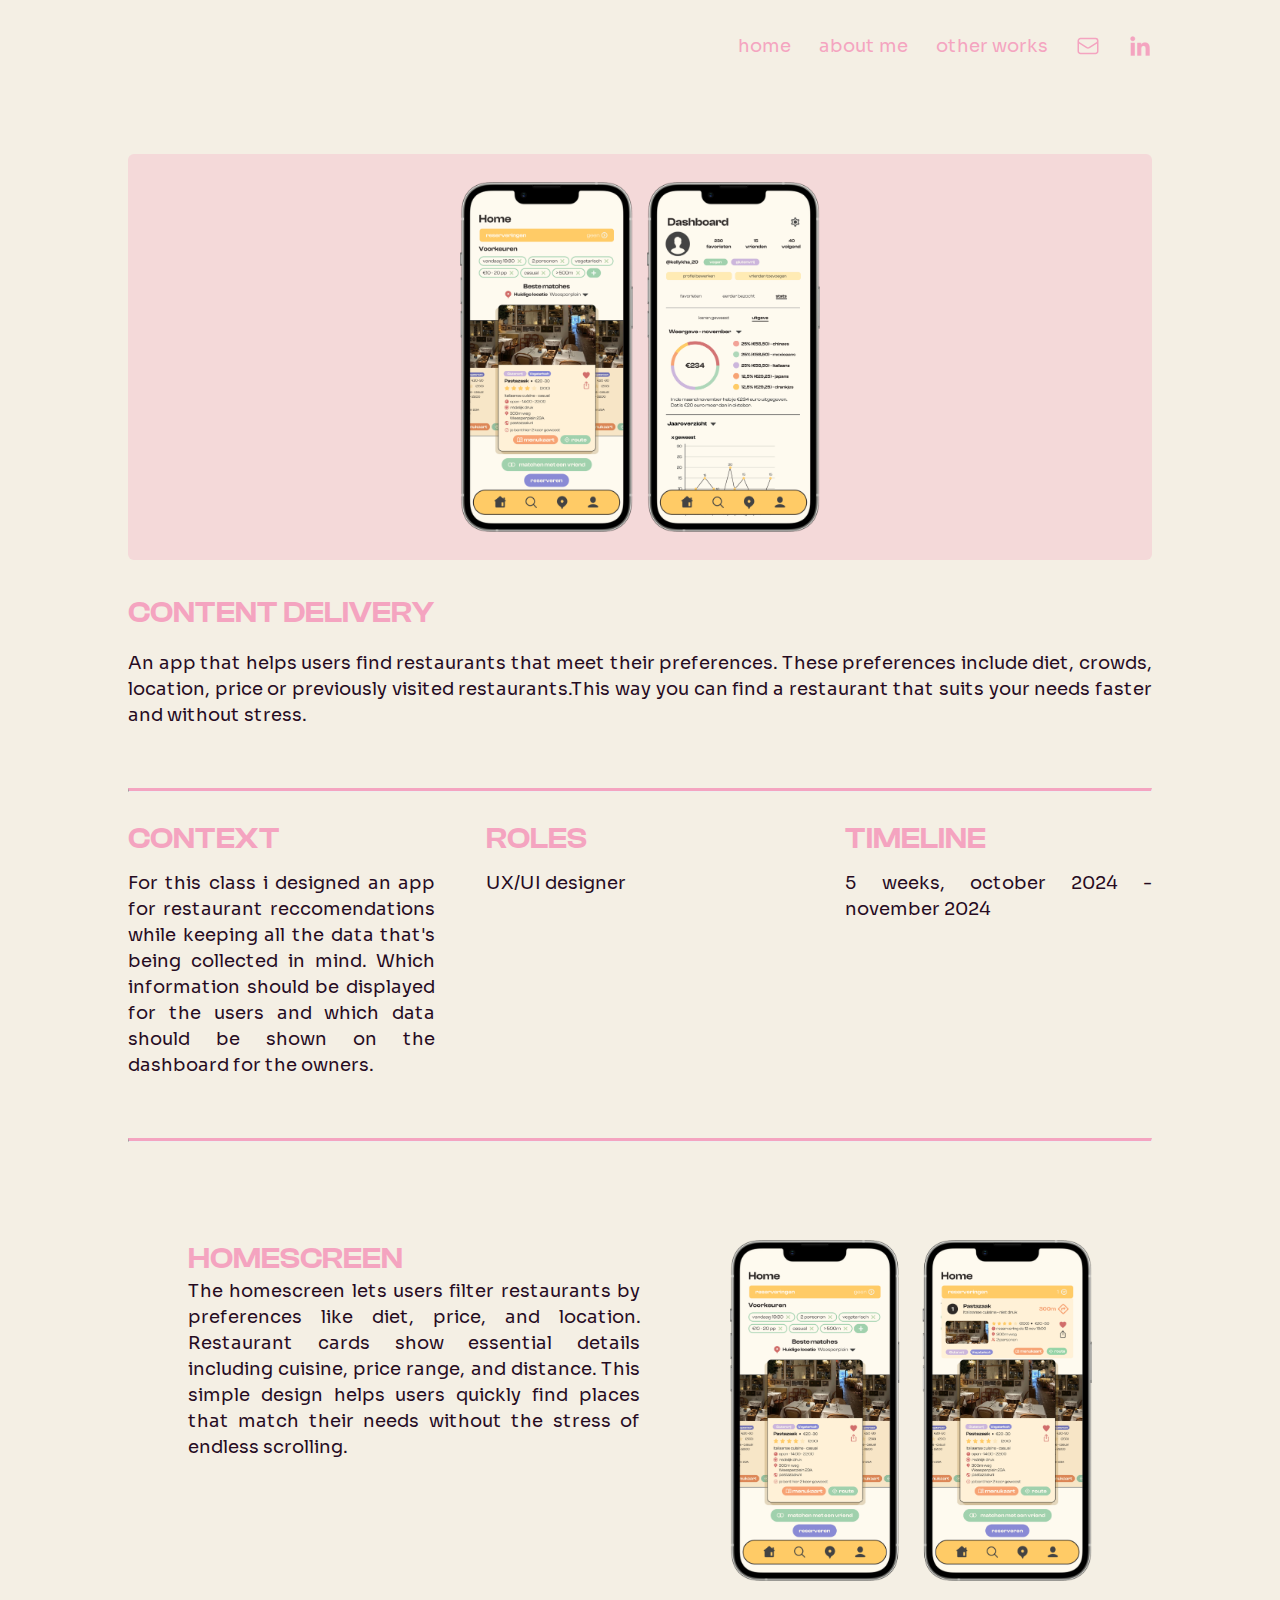
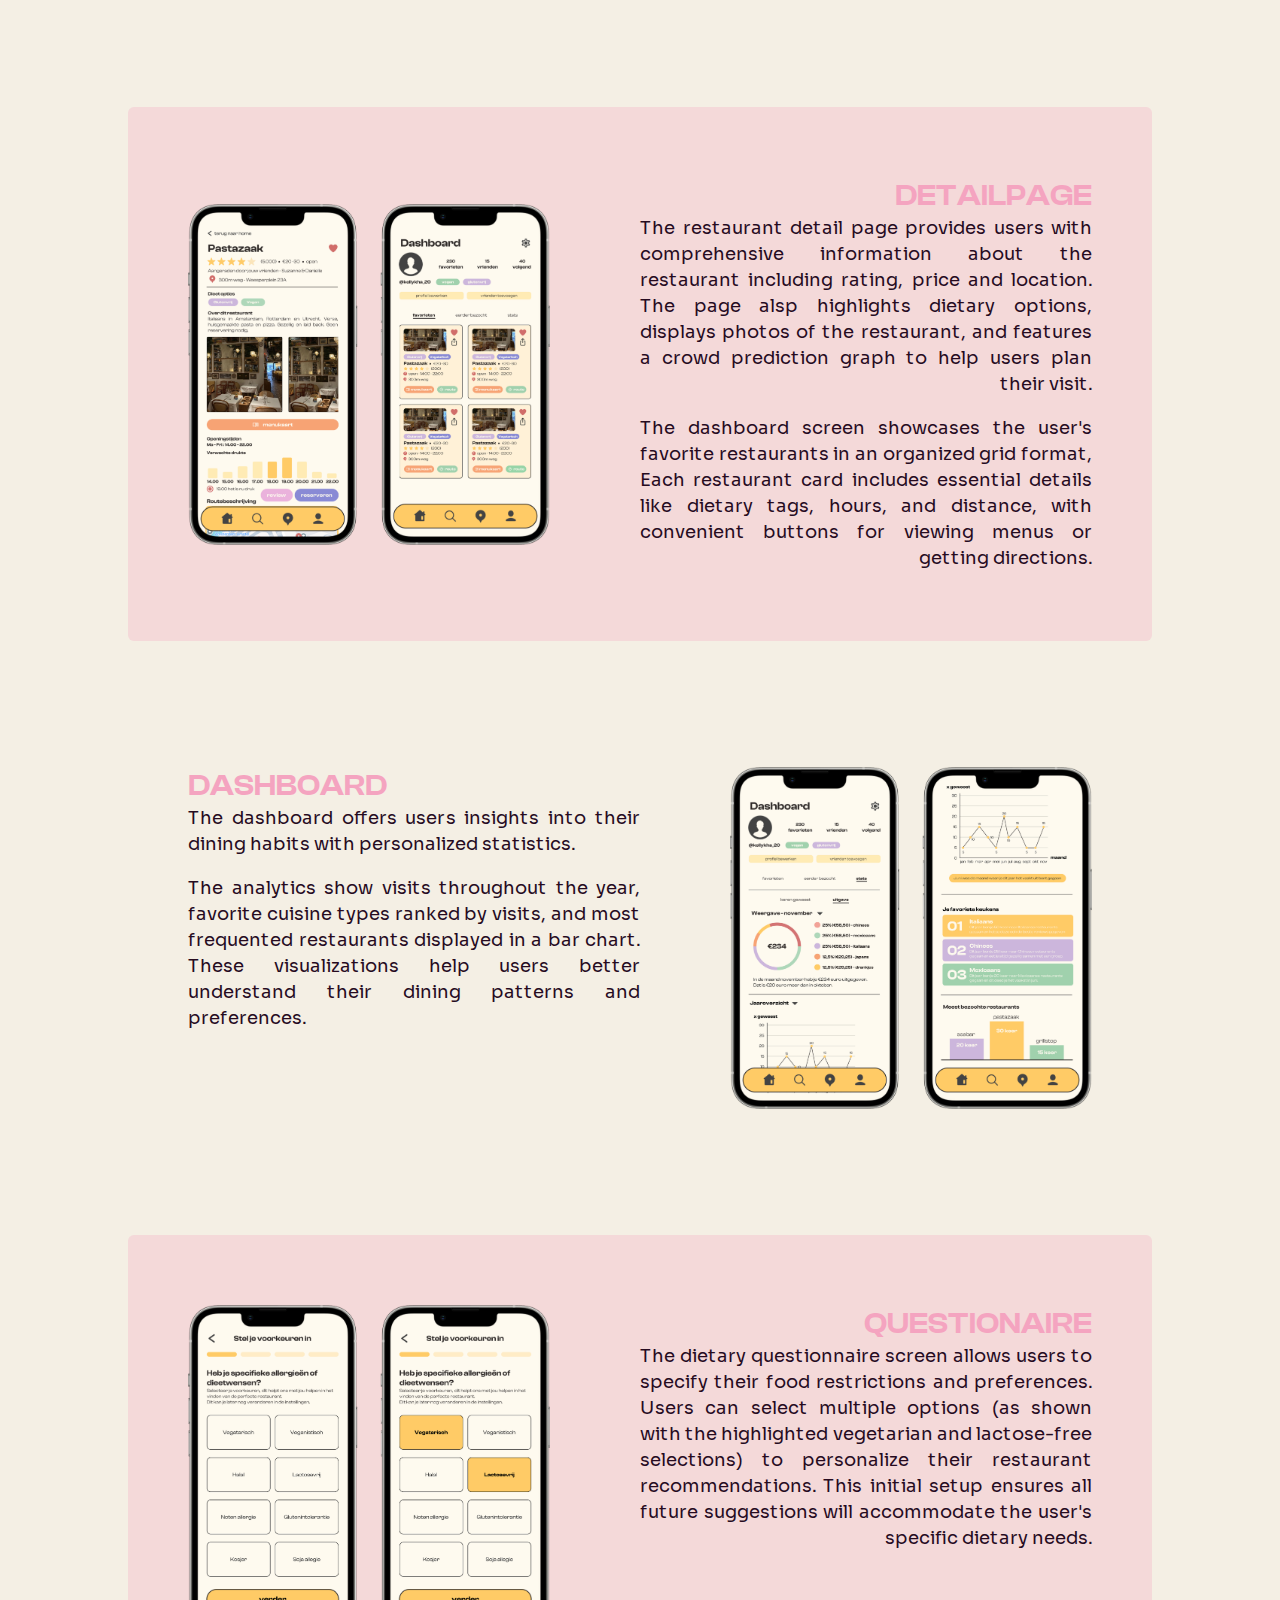
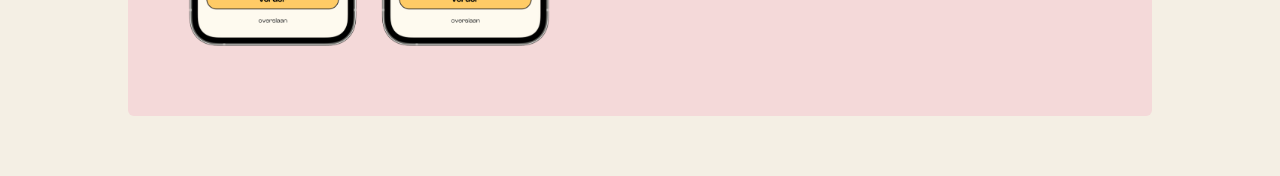
<file: content.html>
<!DOCTYPE html>
<html lang="en">
<head>
    <meta charset="UTF-8">
    <meta name="viewport" content="width=device-width, initial-scale=1.0">

    <title>portfolio 2025</title>

    <link rel="stylesheet" href="styles/style.css">

	<link rel="icon" type="image/png" sizes= "32x32" href="images/favicon.png">
</head>

<body class = "container">

    <header class="container">

        <nav>			
			<ul>
                <li><a href="index.html">home </a></li>
				<li><a href="about.html">about me </a></li>
                <li><a href="play.html">other works </a></li>
				<li><a href=mailto:"kellyh.kha@gmail.com" target="_blank" rel="noopener noreferrer">
                    <button class="mail"> 
                        <svg xmlns="http://www.w3.org/2000/svg" fill="none" viewBox="0 0 24 24" stroke-width="1.5" stroke="currentColor">
                        <path stroke-linecap="round" stroke-linejoin="round" d="M21.75 6.75v10.5a2.25 2.25 0 0 1-2.25 2.25h-15a2.25 2.25 0 0 1-2.25-2.25V6.75m19.5 0A2.25 2.25 0 0 0 19.5 4.5h-15a2.25 2.25 0 0 0-2.25 2.25m19.5 0v.243a2.25 2.25 0 0 1-1.07 1.916l-7.5 4.615a2.25 2.25 0 0 1-2.36 0L3.32 8.91a2.25 2.25 0 0 1-1.07-1.916V6.75" />
                        </svg>
                    </button>
                </a></li>

                <li><a href="http://www.linkedin.com/in/kelly-kha" target="_blank" rel="noopener noreferrer">
                    <button class="linkedin"> 
                        <img src="images/linkedin.png" alt="linkedin icon">
                    </button>
                </a></li>
			</ul>

            <button class="menu">
                <svg xmlns="http://www.w3.org/2000/svg" fill="none" viewBox="0 0 24 24" stroke-width="1.5" stroke="currentColor">
                    <path stroke-linecap="round" stroke-linejoin="round" d="M3.75 6.75h16.5M3.75 12h16.5m-16.5 5.25h16.5" />
                  </svg>
            </button>
		</nav>
    </header>

    <main class="content case container">
        <section>
            <div>
                <img src="images/content-9.png" class="dunkindonuts" alt="scherm van dunkin'">
            </div>
            <h1>CONTENT DELIVERY</h1>

            <p>
                An app that helps users find restaurants that meet their preferences. These preferences include diet, crowds, location, price or previously visited restaurants.This way you can find a restaurant that suits your needs faster and without stress.
                
            </p>
            <!-- <a href="https://kellyk15.github.io/FED-Kelly-Kha/" target="_blank" rel="noopener noreferrer">link to the live site</a> -->
        </section>

        <hr class="solid">

        <section>
            <div>
                <h2>
                    CONTEXT
                </h2>
                <p>
                    For this class i designed an app for restaurant reccomendations while keeping all the data that's being collected in mind. Which information should be displayed for the users and which data should be shown on the dashboard for the owners.
                </p>
            </div>

            <hr class="solid">
            
            <div>
                <h2>
                    ROLES
                </h2>
                <p>
                    UX/UI designer
                </p>
            </div>

            <hr class="solid">
            
            <div>
                <h2>
                    TIMELINE
                </h2>
                <p>
                    5 weeks, october 2024 - november 2024
                </p>
            </div>
        </section>
        <hr class="solid">

        <section>
            <article class="content-normal">
                <div >
                    <h2>HOMESCREEN</h2>
                    <p>The homescreen lets users filter restaurants by preferences like diet, price, and location. Restaurant cards show essential details including cuisine, price range, and distance. This simple design helps users quickly find places that match their needs without the stress of endless scrolling.</p> 
                </div>
                <img src="images/content-10.png" alt="">
            </article>    

            <article class="content-reverse">
                <div>
                    <h2>DETAILPAGE</h2>
                    <p>The restaurant detail page provides users with comprehensive information about the restaurant including rating, price and location. The page alsp highlights dietary options, displays photos of the restaurant, and features a crowd prediction graph to help users plan their visit.
                    </p>
                    <p>
                        The dashboard screen showcases the user's favorite restaurants in an organized grid format, Each restaurant card includes essential details like dietary tags, hours, and distance, with convenient buttons for viewing menus or getting directions.</p> 
                </div>
                <img src="images/content-11.png" alt="">       
            </article>

            <article class="content-normal">
                <div>
                    <h2>DASHBOARD</h2>
                    <p>The dashboard offers users insights into their dining habits with personalized statistics. </p> 
                    <p>
                        The analytics show visits throughout the year, favorite cuisine types ranked by visits, and most frequented restaurants displayed in a bar chart. These visualizations help users better understand their dining patterns and preferences.
                    </p>
                </div>
                <img src="images/content-12.png" alt="">   
            </article>    

            <article class="content-reverse">
                <div>
                    <h2>QUESTIONAIRE</h2>
                    <p>The dietary questionnaire screen allows users to specify their food restrictions and preferences. Users can select multiple options (as shown with the highlighted vegetarian and lactose-free selections) to personalize their restaurant recommendations. This initial setup ensures all future suggestions will accommodate the user's specific dietary needs.</p> 
                </div>
                <img src="images/content-13.png" alt="">    
            </article>
        </section>


               
    </main>

    <footer>

    </footer>
    <script defer src="scripts/script.js"></script>
</body>
</html>
</file>
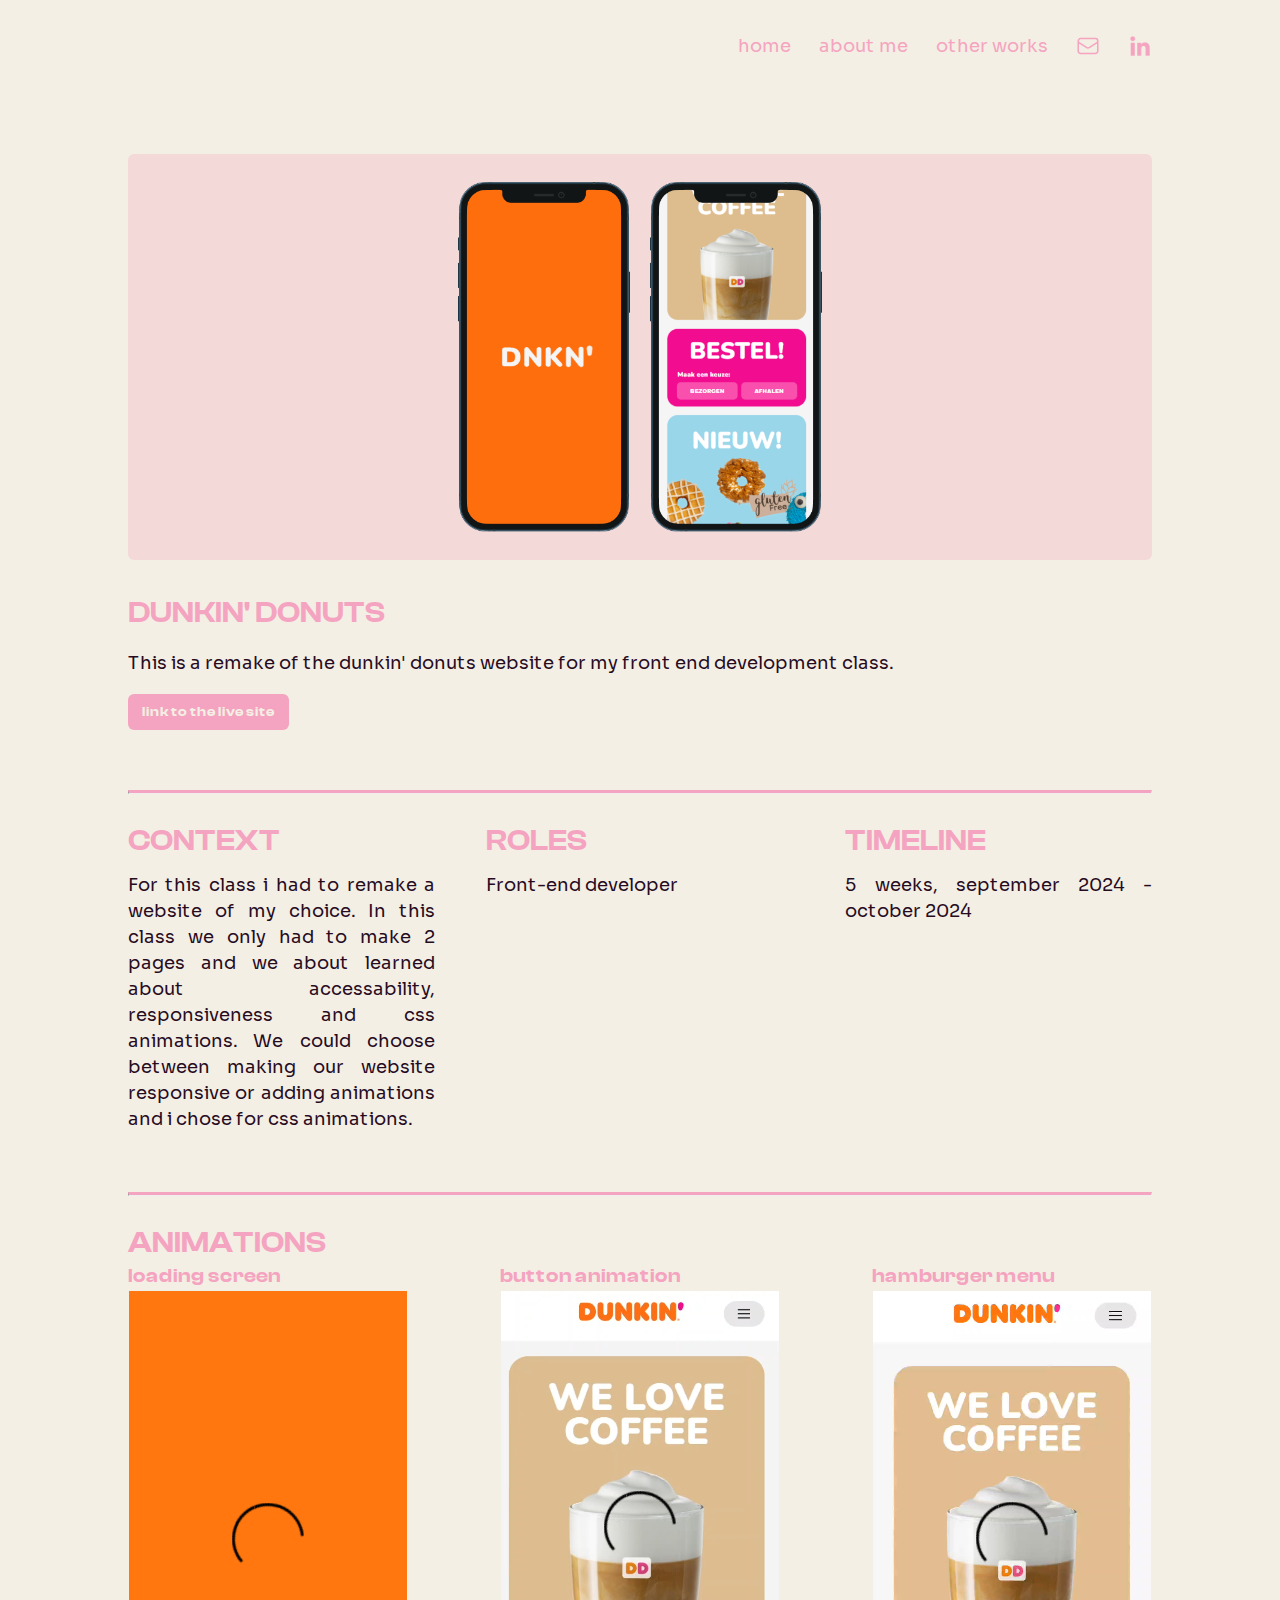
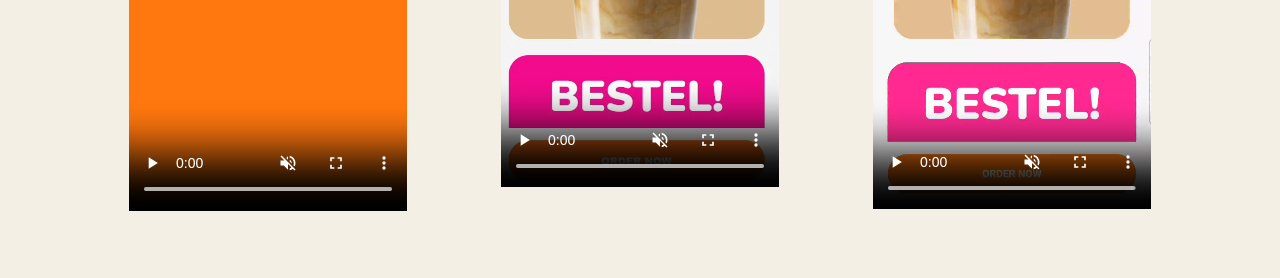
<file: dunkin.html>
<!DOCTYPE html>
<html lang="en">
<head>
    <meta charset="UTF-8">
    <meta name="viewport" content="width=device-width, initial-scale=1.0">

    <title>portfolio 2025</title>

    <link rel="stylesheet" href="styles/style.css">

	<link rel="icon" type="image/png" sizes= "32x32" href="images/favicon.png">
</head>

<body class = "container">

    <header class="container">

        <nav>			
			<ul>
                <li><a href="index.html">home </a></li>
				<li><a href="about.html">about me </a></li>
                <li><a href="play.html">other works </a></li>
				<li><a href=mailto:"kellyh.kha@gmail.com" target="_blank" rel="noopener noreferrer">
                    <button class="mail"> 
                        <svg xmlns="http://www.w3.org/2000/svg" fill="none" viewBox="0 0 24 24" stroke-width="1.5" stroke="currentColor">
                        <path stroke-linecap="round" stroke-linejoin="round" d="M21.75 6.75v10.5a2.25 2.25 0 0 1-2.25 2.25h-15a2.25 2.25 0 0 1-2.25-2.25V6.75m19.5 0A2.25 2.25 0 0 0 19.5 4.5h-15a2.25 2.25 0 0 0-2.25 2.25m19.5 0v.243a2.25 2.25 0 0 1-1.07 1.916l-7.5 4.615a2.25 2.25 0 0 1-2.36 0L3.32 8.91a2.25 2.25 0 0 1-1.07-1.916V6.75" />
                        </svg>
                    </button>
                </a></li>

                <li><a href="http://www.linkedin.com/in/kelly-kha" target="_blank" rel="noopener noreferrer">
                    <button class="linkedin"> 
                        <img src="images/linkedin.png" alt="linkedin icon">
                    </button>
                </a></li>
			</ul>

            <button class="menu">
                <svg xmlns="http://www.w3.org/2000/svg" fill="none" viewBox="0 0 24 24" stroke-width="1.5" stroke="currentColor">
                    <path stroke-linecap="round" stroke-linejoin="round" d="M3.75 6.75h16.5M3.75 12h16.5m-16.5 5.25h16.5" />
                  </svg>
            </button>
		</nav>
    </header>

    <main class="dunkin case container">
        <section>
            <div>
                <img src="images/dunkin1.png" class="dunkindonuts" alt="scherm van dunkin'">
            </div>
            <h1>DUNKIN' DONUTS</h1>

            <p>
                This is a remake of the dunkin' donuts website for my front end development class. 
                
            </p>
            <a href="https://kellyk15.github.io/FED-Kelly-Kha/" target="_blank" rel="noopener noreferrer">link to the live site</a>
        </section>

        <hr class="solid">

        <section>
            <div>
                <h2>
                    CONTEXT
                </h2>
                <p>
                    For this class i had to remake a website of my choice. In this class we only had to make 2 pages and we about learned about accessability, responsiveness and css animations. We could choose between making our website responsive or adding animations and i chose for css animations.
                </p>
            </div>

            <hr class="solid">
            
            <div>
                <h2>
                    ROLES
                </h2>
                <p>
                    Front-end developer
                </p>
            </div>

            <hr class="solid">
            
            <div>
                <h2>
                    TIMELINE
                </h2>
                <p>
                    5 weeks, september 2024 - october 2024
                </p>
            </div>
        </section>
        <hr class="solid">

        <section>
            <h2>ANIMATIONS</h2>
            <div>
                <article>
                    <h3>loading screen</h3>
                    <video width="280" autoplay controls muted loop>
                        <source src="images/dunkin-vid.mp4" type="video/mp4">
                      </video>
                </article>

                <article>
                    <h3>button animation</h3>
                    <video width="280" autoplay controls muted loop>
                        <source src="images/dunkin-vid4.mp4" type="video/mp4">
                      </video>
                </article>

                <article>
                    <h3>hamburger menu</h3>
                    <video width="280" autoplay controls muted loop>
                        <source src="images/dunkin-vid3.mp4" type="video/mp4">
                      </video>
                </article>
            </div>
        </section>
               
    </main>

    <footer>

    </footer>
    <script defer src="scripts/script.js"></script>
</body>
</html>
</file>
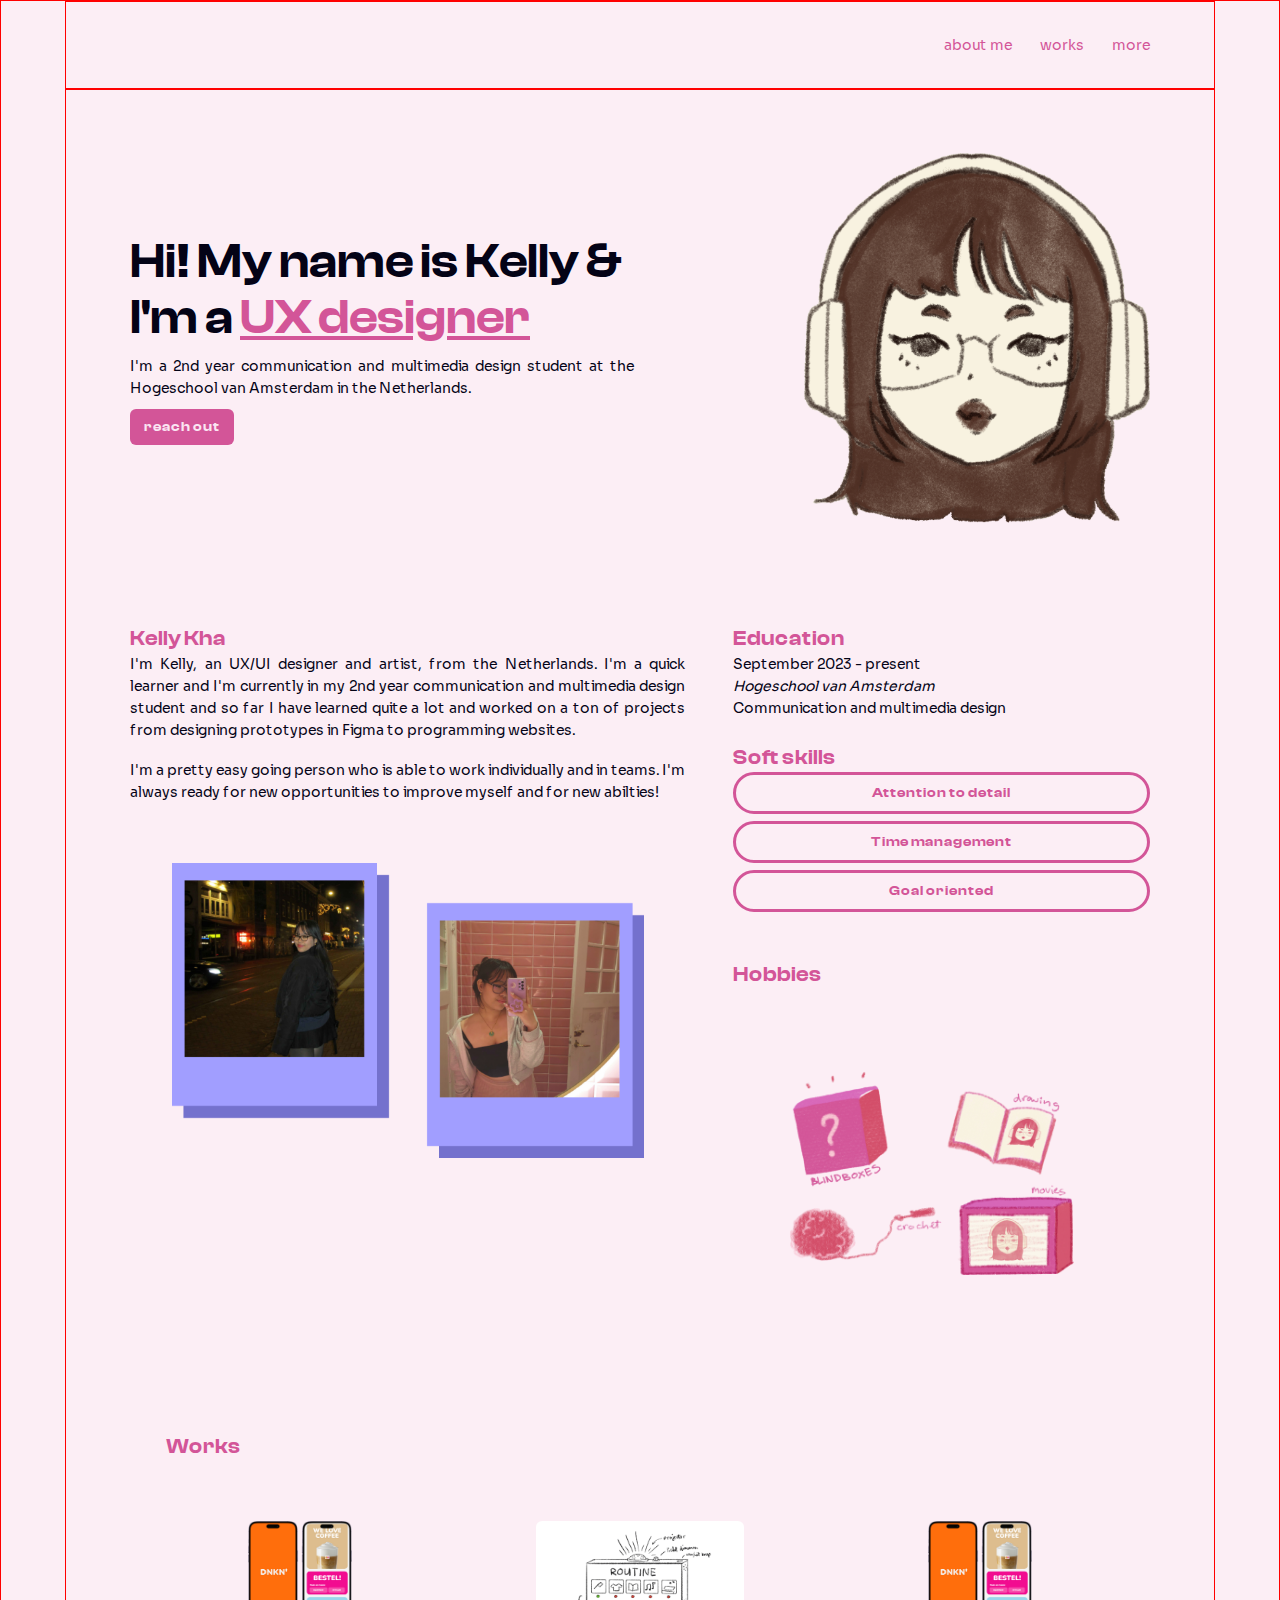
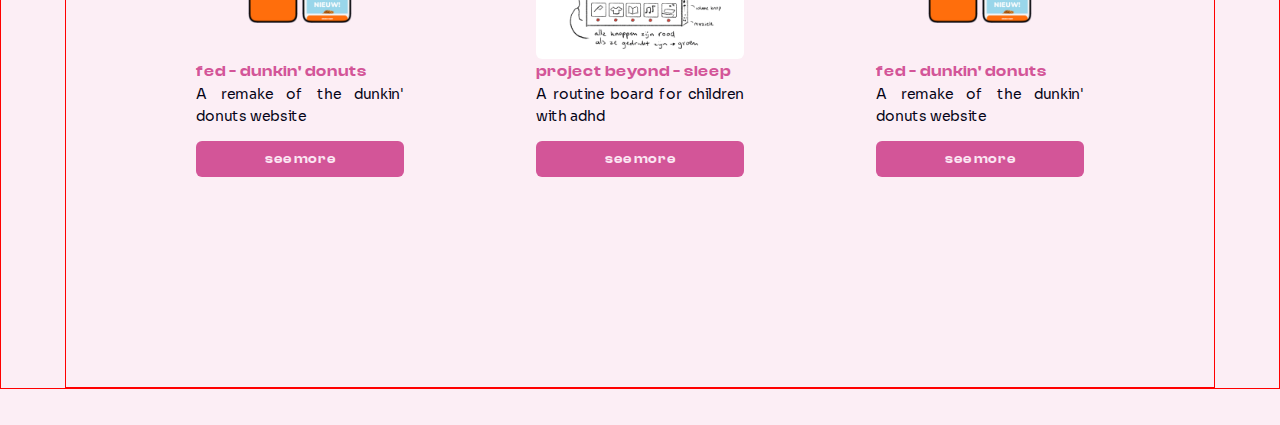
<file: index copy.html>
<!DOCTYPE html>
<html lang="en">
<head>
    <meta charset="UTF-8">
    <meta name="viewport" content="width=device-width, initial-scale=1.0">

    <title>portfolio 2025</title>

    <link rel="stylesheet" href="styles/style copy 2.css">

	<link rel="icon" type="image/png" sizes= "32x32" href="images/favicon.png">
</head>

<body class = "homepage container">

    <header class="container">
        <nav>			
			<ul>
				<li><a href="about.html">about me </a></li>
				<li><a href="about.html">works </a></li>
				<li><a href="about.html">more </a></li>
			</ul>

            <button class="menu">
                <svg xmlns="http://www.w3.org/2000/svg" fill="none" viewBox="0 0 24 24" stroke-width="1.5" stroke="currentColor">
                    <path stroke-linecap="round" stroke-linejoin="round" d="M3.75 6.75h16.5M3.75 12h16.5m-16.5 5.25h16.5" />
                  </svg>
                  
            </button>
		</nav>
    </header>

    <main class="container">
        <section>
            <img src="images/kel.png" alt="illustration of a girl with glasses and short dark hair">

            <div>
                <h1>Hi! My name is Kelly & <br>
                    I'm a <span>UX designer</span>
                </h1>
                <p>I'm a 2nd year communication and multimedia design student at the Hogeschool van Amsterdam in the Netherlands.</p>
                <a class="button" href="#"> reach out</a>
            </div>
        </section>

        <section>
            <div>
                <h2>Kelly Kha</h2>
                <p>
                    I'm Kelly, an UX/UI designer and artist, from the Netherlands. I'm a quick learner and I'm currently in my 2nd year communication and multimedia design student and so far I have learned quite a lot and worked on a ton of projects from designing prototypes in Figma to programming websites.
                </p>

                <p>
                    I'm a pretty easy going person who is able to work individually and in teams. I'm always ready for new opportunities to improve myself and for new abilties!
                </p>
                <img src="images/me.png" alt="picture of me">
            </div>

            <div>
                <div>
                    <h2>Education</h2>
                    <p>September 2023 - present <br>
                        <em>Hogeschool  van Amsterdam </em><br>Communication and multimedia design</p>
                </div>
    
                <div>
                    <h2>Soft skills</h2>
                    <ul>
                        <li>
                            Attention to detail
                        </li>
                        <li>
                            Time management
                        </li>
                        <li>
                            Goal oriented
                        </li>
                    </ul>
                </div>

                <div>
                    <h2>Hobbies</h2>
                    <img src="images/hobbies.png" alt="hobbies: drawing, crochet, blinboxes and movies">
                </div>
            </div>
        </section>

        <section>
            <h2>Works</h2>

            <div>
                <article>
                    <img src="images/dunkin.png" alt="dunkin donuts website mockup">
                    <h3>fed - dunkin' donuts</h3>
                    <p>A remake of the dunkin' donuts website</p>
                    <a class="button" href="#"> see more</a>
                </article>

                <article>
                    <img src="images/routine.png" alt="dunkin donuts website mockup">
                    <h3>project beyond - sleep</h3>
                    <p>A routine board for children with adhd</p>
                    <a class="button" href="#"> see more</a>
                </article>

                <article>
                    <img src="images/dunkin.png" alt="dunkin donuts website mockup">
                    <h3>fed - dunkin' donuts</h3>
                    <p>A remake of the dunkin' donuts website</p>
                    <a class="button" href="#"> see more</a>
                </article>
            </div>
        </section>

    </main>

    <footer>

    </footer>
    <script defer src="scripts/script.js"></script>
</body>
</html>
</file>
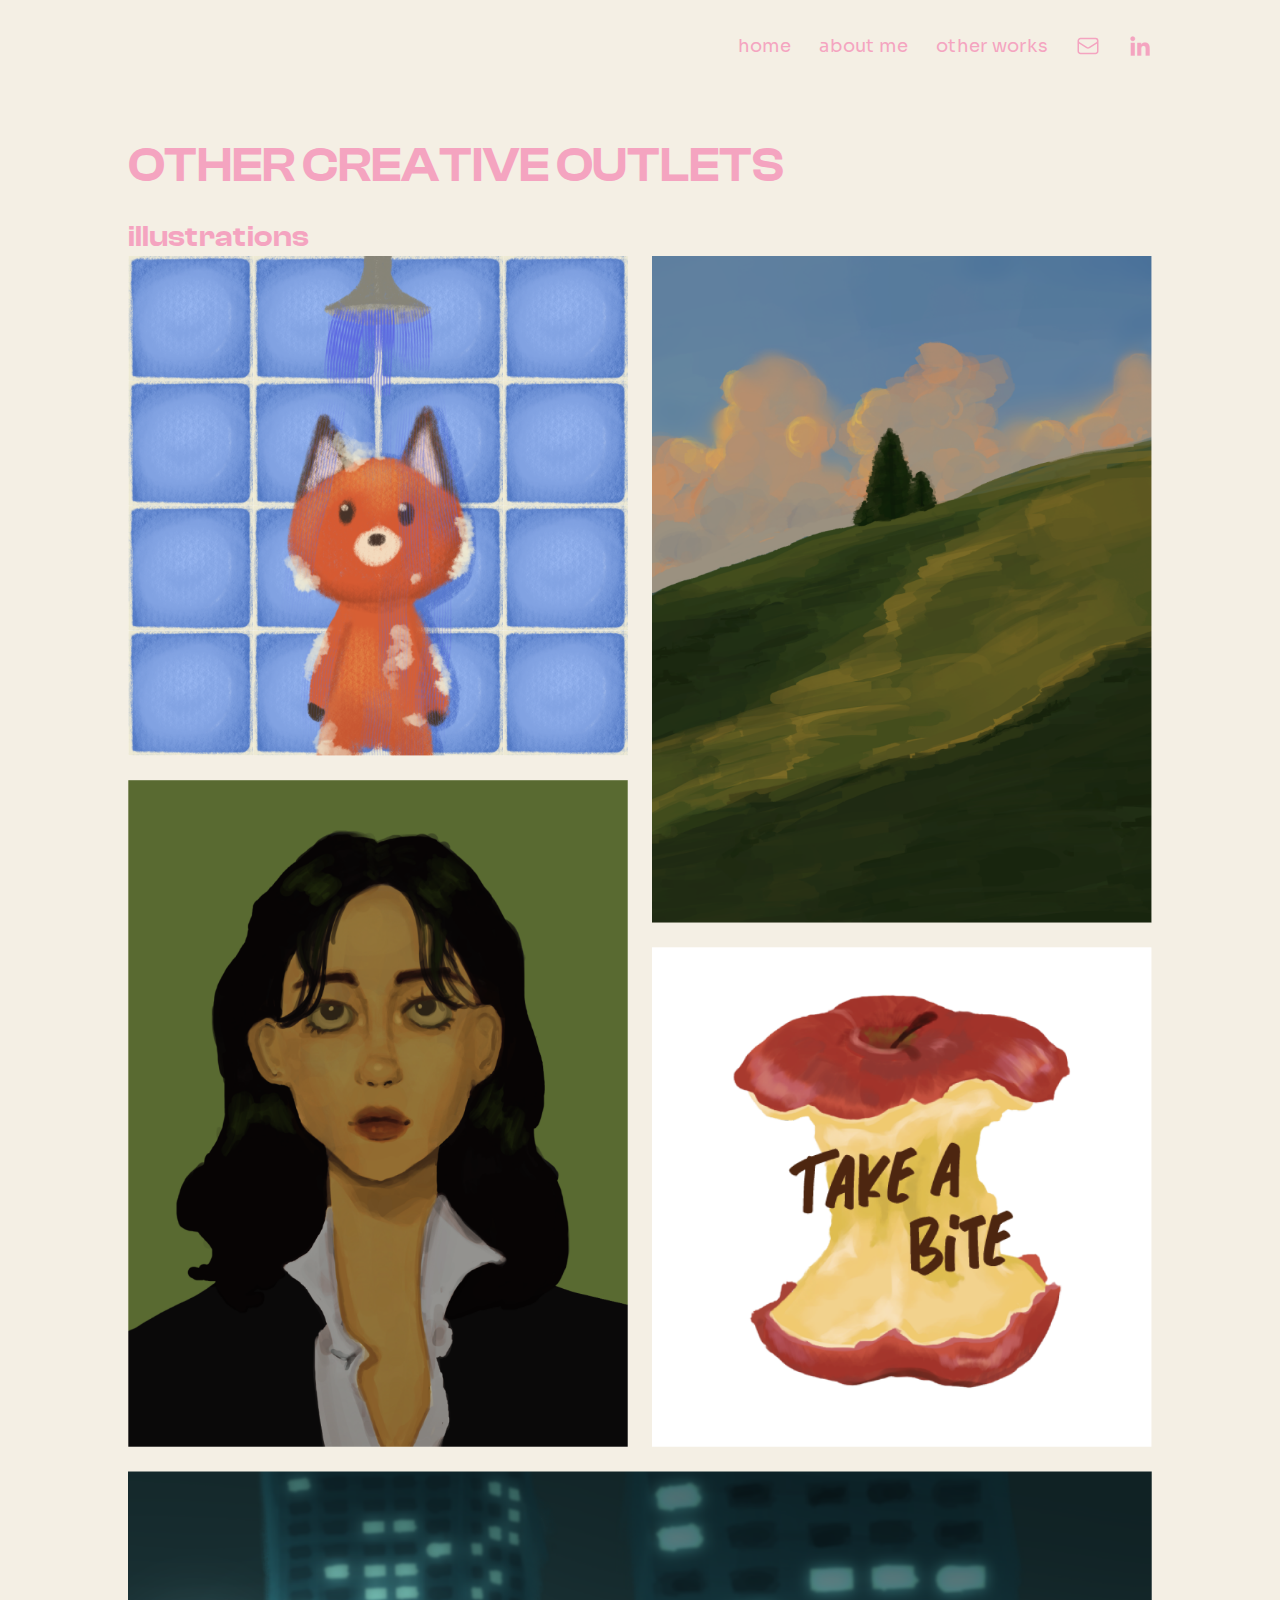
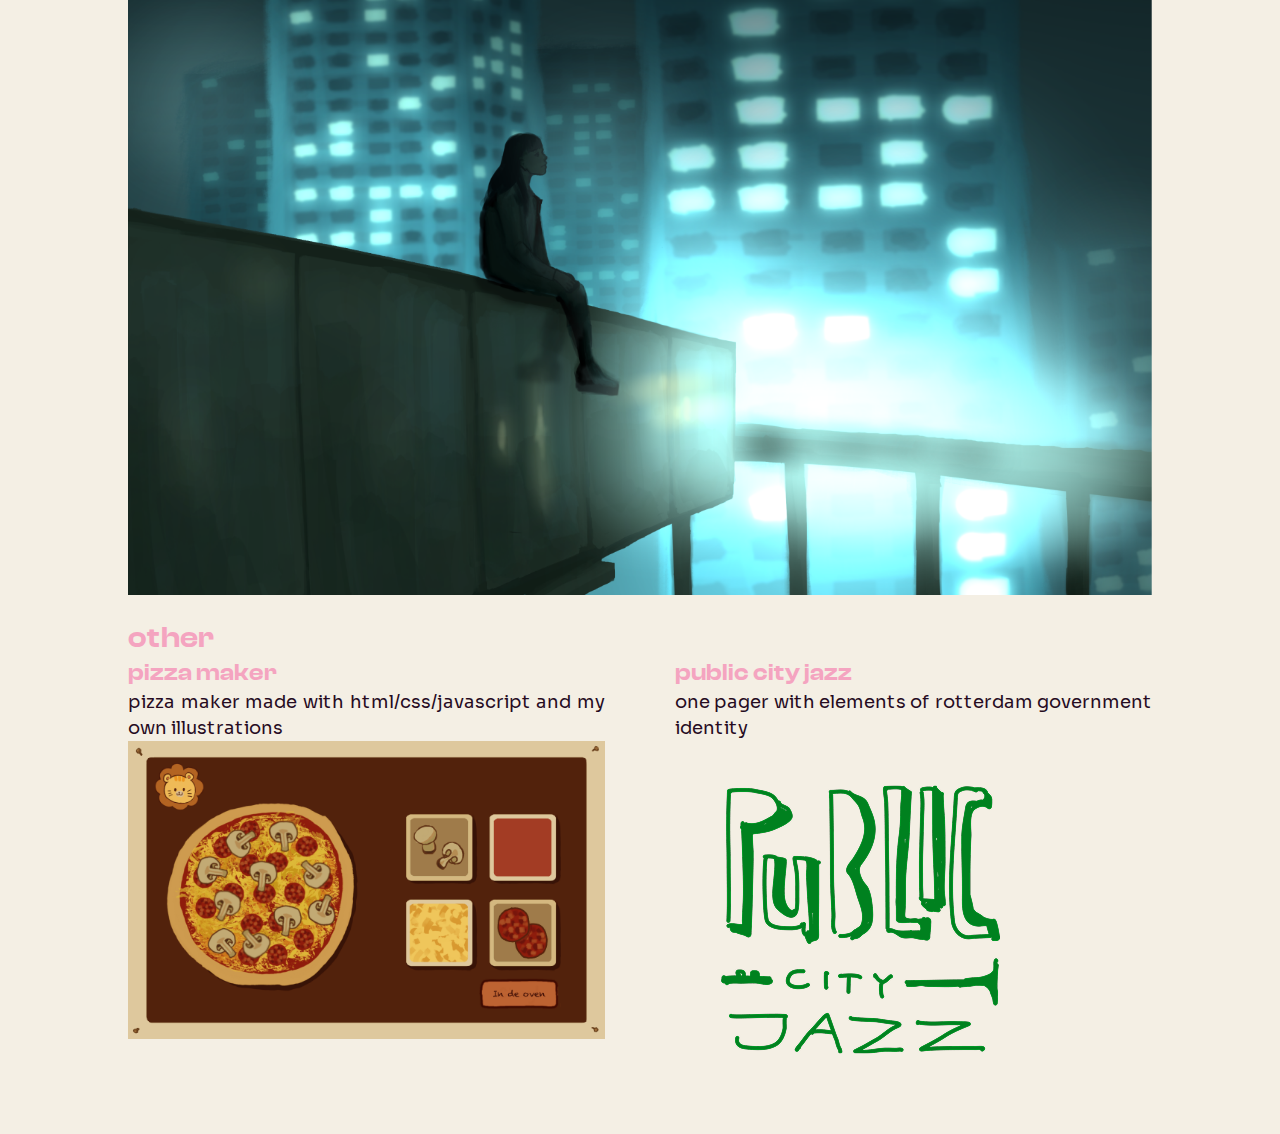
<file: play.html>
<!DOCTYPE html>
<html lang="en">
<head>
    <meta charset="UTF-8">
    <meta name="viewport" content="width=device-width, initial-scale=1.0">

    <title>portfolio 2025</title>

    <link rel="stylesheet" href="styles/style.css">

	<link rel="icon" type="image/png" sizes= "32x32" href="images/favicon.png">
</head>

<body class = "container">

    <header class="container">

        <nav>			
			<ul>
                <li><a href="index.html">home </a></li>
				<li><a href="about.html">about me </a></li>
                <li><a href="play.html">other works </a></li>
				<li><a href=mailto:"kellyh.kha@gmail.com" target="_blank" rel="noopener noreferrer">
                    <button class="mail"> 
                        <svg xmlns="http://www.w3.org/2000/svg" fill="none" viewBox="0 0 24 24" stroke-width="1.5" stroke="currentColor">
                        <path stroke-linecap="round" stroke-linejoin="round" d="M21.75 6.75v10.5a2.25 2.25 0 0 1-2.25 2.25h-15a2.25 2.25 0 0 1-2.25-2.25V6.75m19.5 0A2.25 2.25 0 0 0 19.5 4.5h-15a2.25 2.25 0 0 0-2.25 2.25m19.5 0v.243a2.25 2.25 0 0 1-1.07 1.916l-7.5 4.615a2.25 2.25 0 0 1-2.36 0L3.32 8.91a2.25 2.25 0 0 1-1.07-1.916V6.75" />
                        </svg>
                    </button>
                </a></li>

                <li><a href="http://www.linkedin.com/in/kelly-kha" target="_blank" rel="noopener noreferrer">
                    <button class="linkedin"> 
                        <img src="images/linkedin.png" alt="linkedin icon">
                    </button>
                </a></li>
			</ul>

            <button class="menu">
                <svg xmlns="http://www.w3.org/2000/svg" fill="none" viewBox="0 0 24 24" stroke-width="1.5" stroke="currentColor">
                    <path stroke-linecap="round" stroke-linejoin="round" d="M3.75 6.75h16.5M3.75 12h16.5m-16.5 5.25h16.5" />
                  </svg>
            </button>
		</nav>
    </header>

    <main class="play container">
        <section>
            <h1>OTHER CREATIVE OUTLETS</h1>
            <!-- <p>I've always enjoyed being creative, but lately I have started to push myself to actually create works that I actually feel proud of! Whether it'd be for school of for myself.</p> -->
        </section>

        <section>
            <h2>
                illustrations
            </h2>

            <div class="illustrations">
                <div class="illustrations-1">
                    <img src="images/il-1.png" alt="">
                    <img src="images/il-3.png" alt="">
                </div>
    
                <div>
                    <img src="images/il.png" alt="">
                    <img src="images/il-2.png" alt="">
                </div>
            </div>

            <img src="images/il-4.png" alt="">
        </section>

        <!-- <section>
            <h2>
                logo's
            </h2>
        </section> -->

        <section>
            <h2>
                other
            </h2>

            <article>
                <div>
                    <h3>pizza maker</h3>
                    <p> pizza maker made with html/css/javascript and my own illustrations</p>
                    <a href="https://kellyk15.github.io/pizza-maker/" target="_blank" rel="noopener noreferrer"><img src="images/pizzamaker.png" alt="link to one pager"></a>
                </div>
    
                <div>
                    <h3>
                        public city jazz
                    </h3>
                    <p>
                        one pager with elements of rotterdam government identity
                    </p>
                    <a href="https://www.figma.com/proto/9Pr1AhwOhRs5XR21Bjf9qS/vormgeving-2-inleveren?page-id=0%3A1&node-id=1-342&p=f&viewport=-43%2C269%2C0.26&t=lUc1tciNbmBvpTyh-1&scaling=scale-down&content-scaling=fixed&starting-point-node-id=1%3A342" target="_blank" rel="noopener noreferrer"><img src="images/public-city-jazz.png" alt="link to one pager"></a>
                </div>
            </article>
            
           
        </section>
       
    </main>

    <footer>

    </footer>
    <script defer src="scripts/script.js"></script>
</body>
</html>
</file>
<file: styles/style.css>
@font-face {
    font-family: 'ClashDisplay-Semibold';
    src: url('../fonts/ClashDisplay-Semibold.woff2') format('woff2'),
         url('../fonts/ClashDisplay-Semibold.woff') format('woff'),
         url('../fonts/ClashDisplay-Semibold.ttf') format('truetype');
    font-weight: 600;
    font-display: swap;
    font-style: normal;
  }

@font-face {
	font-family: 'Sora-Regular';
	src: url('../fonts/Sora-Regular.woff2') format('woff2'),
		 url('../fonts/Sora-Regular.woff') format('woff'),
		 url('../fonts/Sora-Regular.ttf') format('truetype');
	font-weight: 400;
	font-display: swap;
	font-style: normal;
}

@font-face {
	font-family: 'Sora-Bold';
	src: url('../fonts/Sora-Bold.woff2') format('woff2'),
		 url('../fonts/Sora-Bold.woff') format('woff'),
		 url('../fonts/Sora-Bold.ttf') format('truetype');
	font-weight: 700;
	font-display: swap;
	font-style: normal;
}

@font-face {
	font-family: 'Sora-Italic';
	src: url('../fonts/Sora-Italic.woff2') format('woff2'),
		 url('../fonts/Sora-Italic.woff') format('woff'),
		 url('../fonts/Sora-Italic.ttf') format('truetype');
	font-weight: 400;
	font-display: swap;
	font-style: italic;
  }

:root {
	--color-text:#260B1F;
	--color-background:#F4EFE4;
	--color-accent: #443DFF;
	--color-pink: #F4A4C0;
	--color-purple: #A19EFF;
	--color-brown: #766266;

	--size-xxs: 0.5rem;
	--size-xs: 0.75rem;
	--size-sm: 0.875rem;
	--size-base: 1rem;
	--size-lg: 1.125rem;
	--size-xl: 1.25rem;
	--size-2xl: 1.5rem;
	--size-3xl: 1.875rem;
	--size-4xl: 2.25rem;
	--size-5xl: 3rem;
	--size-6xl: 3.75rem;
	--size-7xl: 4.5rem;
	--size-8xl: 6rem;
	--size-9xl: 8rem;
	--size-10xl: 10rem;
}


*, *::after, *::before {
    box-sizing:border-box;  
}

*{
	margin: 0;
	line-height: calc(1em + 0.5rem);
}

html {
	scroll-behavior: smooth;
}

body{
	font-family: 'ClashDisplay-Semibold', Sora-Regular, Helvetica ;
	font-size: var(--size-sm);

	color: var(--color-text);
	background-color: var(--color-background);
	/* background-color: #fceef5; */
	margin-bottom: var(--size-4xl);
}

img,svg {
	display: block;
	max-width: 100%;
	height: auto;
}

button, .button{
	display: inline-block;
	padding: 0;
	border: none;
	background: none;
	cursor: pointer;
	color: inherit;
}

p, nav{
	font-family: 'Sora-Regular' , Helvetica ;
	text-align: justify;
}


/* .container{} */

/* xs */
@media (min-width: 475px) {
	.container{
		max-width: 475px;
	}
}

/* sm */
@media (min-width: 640px) {
	.container{
		max-width: 640px;
	}
}

/* md */
@media (min-width: 768px) {
	.container{
		max-width: 768px;
	}
}

/* lg */
@media (min-width: 1024px) {
	.container{
		max-width: 1024px;
	}

	.section {
		margin-top: 10rem;
	}
}

/* xl */
@media (min-width: 1280px) {
	.container{
		max-width: 1280px;
	}
}

/* 2xl */
@media (min-width: 1536px) {
	.container{
		max-width: 1536px;
	}
}

.container {
	width: 100%;
	margin-left: auto;
	margin-right: auto;
	padding-left: 0.5rem;
	padding-right: 0.5rem;
	/* border: solid 1px red; */
}

.section {
	margin-top: 5rem;
}


/* navigatie styling */
header {
	display: flex;
	justify-content: flex-end;
	align-items: center;
	padding-top: 2rem;
	padding-bottom: 2rem;
	position: relative;
	z-index: 1000;
}


/* header{
	position: sticky;
	top: 0;	
	z-index: 10;
	background-color: var(--color-background);
} */
nav{
	position: absolute;
}
nav ul{
	/* display: none; */
	display: flex;
	align-items: center;
	list-style: none;
	gap: 2em;
	background-color: var(--color-background);


	position:fixed;
	left:0;
	right:0;
	top:0;
	bottom:0;

	translate:0% 100%;
	transition:translate .5s;
	transition-timing-function: cubic-bezier(.17,.67,.83,.67);
	
	display: flex;
	justify-content: center;
	align-items: center;
	flex-direction: column;
	padding-left: 0;
}

nav.toonMenu ul {
	translate:0% 0%;
	display: flex;
	align-items: center;
	list-style: none;
	gap: 2em;
}


nav a {
	font-size: var(--size-xl);
	text-decoration: none;
	color: var(--color-pink);
	transition: color 0.3s;
}

nav a:hover{
	/* color: var(--color-accent); */
	color: var(--color-purple);
}


.menu {
	color: var(--color-pink);
	width: var(--size-4xl);
	height: var(--size-4xl);
	display: block;

	position:relative;
	z-index: 10;
}

.mail {
	color: var(--color-pink);
	width: var(--size-2xl);
	height: var(--size-2xl);
	display: block;
}

.linkedin{
	width: var(--size-2xl);
	height: var(--size-2xl);
	display: block;
}

/* .homepage header nav li:nth-of-type(1){
	border: 1px solid var(--color-pink);
	padding: var(--size-xs) var(--size-sm) var(--size-xs) var(--size-sm);
	border-radius: 50px;
} */

/* md */
@media (min-width: 768px) {
	nav ul{
		display: flex;
		align-items: center;
		list-style: none;
		gap: 2em;
		flex-direction: row;
	}
	
	nav a {
		font-size: var(--size-xs);
		text-decoration: none;
		color: var(--color-pink);
		transition: color 0.3s;
	}
	
	nav a:hover{
		/* color: var(--color-accent); */
		color: var(--color-purple);
	}

	.menu{
		display: none;
	}

	nav ul {
		position:static;
		translate:unset;
		
		padding:0;
	}
	
	header{
		margin-top: 1em;
	}
}




/* lg */
@media (min-width: 1024px) {
	nav a {
		font-size: var(--size-base)
	}
}

/* xl */
@media (min-width: 1280px)  {
	nav a {
		font-size: var(--size-lg)
	}
}

/* hero section styling */
section{
	gap: var(--size-3xl);
}

.homepage section:nth-of-type(1){
	display: flex;
	flex-direction: column;
	margin-top: var(--size-6xl);
}

.homepage section:nth-of-type(1) img{
	width: 15em;
	/* height:max-content; */
	height: auto;
	display: block;
	margin-left: auto;
	margin-right: auto;
}

.homepage section:nth-of-type(1) div{
	display: flex;
	flex-direction: column;
	gap: 0.6rem;
}

.homepage h1 span{
	color: var(--color-pink);
	text-decoration: underline;
}

.button {
	background-color: var(--color-pink);
	text-decoration: none;
	display: inline-block;
	color: var(--color-background);
	padding: 0.5em 1em;
	border-radius: 6px;
	width: fit-content;
}

.homepage section:nth-of-type(1) a {
	margin-top: var(--size-sm);
	transition: background-color 0.3s;
}

.homepage section:nth-of-type(1) a:hover, .homepage section:nth-of-type(2) a:hover , .closet a:hover{
	background-color: var(--color-purple);
}

/* works deel */
.homepage section:nth-of-type(2){
	margin-top: var(--size-6xl);
}

.homepage article{
	/* margin-top: var(--size-7xl); */
	margin-top: var(--size-2xl);
	padding: 2em;
	/* background-color: var(--color-text); */
	background-color: rgb(244, 164, 192, 0.3);
	/* color: var(--color-background); */
	color: var(--color-text);
	border-radius: 6px;
}

/* styling blok 2 */
.homepage article:nth-of-type(2){
	background-color: rgb(161, 158, 255, 0.3);
	color: var(--color-text);
}

.homepage article:nth-of-type(2) a{
	background-color: var(--color-purple);
}

.homepage article:nth-of-type(2) a:hover{
	background-color: var(--color-pink);
}

.content a:hover{
	background-color: var(--color-purple);
}

.homepage article:nth-of-type(2) h2{
	color: var(--color-purple);
}


.homepage article img{
	width: 75%;
	margin-right: auto;
	margin-left: auto;
}

.homepage article h2{
	color: var(--color-pink);
}

.homepage article div:nth-of-type(1) {
	padding: var(--size-sm);
	/* background-color: var(--color-background); */
	border-radius: 6px;
	margin-bottom: var(--size-lg);
}

.homepage article a{
	margin-top: var(--size-lg);
	width: 100%;
	text-align: center;
	transition: background-color 0.3s;
}

.homepage article p {
	margin-bottom: var(--size-sm);
}

/* hover */
@keyframes scaling-hover-works{
	0%{
		scale: 100%;
	}
	
	100%{
		scale: 110%;
	}
}

.homepage article img:hover{
	animation-name: scaling-hover-works;
	animation-duration: 0.6s;
	animation-fill-mode: forwards;
}


@keyframes scaling-hover{
	0%{
		scale: 100%;
	}
	
	100%{
		scale: 95%
	}
}

.homepage section:nth-of-type(1) a:hover{
	animation-name: scaling-hover;
	animation-duration: 0.6s;
	animation-fill-mode: forwards;
}

.about section:nth-of-type(1) a:hover{
	animation-name: scaling-hover;
	animation-duration: 0.6s;
	animation-fill-mode: forwards;
}

.play section:nth-of-type(3) img:hover{
	animation-name: scaling-hover;
	animation-duration: 0.6s;
	animation-fill-mode: forwards;
}

.homepage section:nth-of-type(1) img:hover{
	animation-name: scaling-hover-works;
	animation-duration: 0.6s;
	animation-fill-mode: forwards;
}


@keyframes appear{
	0%{
		opacity: 0%;
		scale: 0.5;
	}
	
	100%{
		opacity: 1;
		scale: 1;
	}
}

.homepage article, .content img, .play img{
	animation-name: appear;
	animation-duration: 0.6s;
	animation-fill-mode: forwards;
	animation-timeline: view();
	animation-range: entry 0%;
}



/* md */
@media (min-width: 768px){
	.homepage section:nth-of-type(1){
		display: flex;
		flex-direction: row-reverse;
		justify-content: space-between;
	}

	.homepage section:nth-of-type(1) div {
		justify-content: center;
		max-width: 30em;
	}

	.homepage section h1, .about section h1{
		font-size: var(--size-3xl);
	}

	body{
		font-size: var(--size-sm);
	}

	.homepage article {
		display: flex;
		justify-content: space-between;
	}

	.homepage article:nth-of-type(2) {
		display: flex;
		/* flex-direction: row-reverse; */
		justify-content: space-between;
	}

	.foto{
		width: 50%;
		margin-bottom: 0;
	}

	.homepage article div:nth-of-type(2){
		display: flex;
		flex-direction: column;
		width: 50%;
	}

	.homepage article a{
		margin-top: auto;
	}
	
	.homepage section:nth-of-type(1) img{
		height: inherit;
	}

}



/* lg homepage*/
@media (min-width: 1024px) {
	.container{
		padding-left: 4rem;
		padding-right: 4rem;
	}

	/* .homepage section:nth-of-type(1), nav{
		padding-left: 4rem;
		padding-right: 4rem;
	} */

	.homepage section:nth-of-type(1) img {
		margin-right: 0;
		width: 15em;
	}

	.homepage section:nth-of-type(1) div {
		justify-content: center;
		max-width: 36em;
	}

	.homepage article {
		justify-content: space-around;
	}
	
	

	.homepage section h1, .about section h1{
		font-size: var(--size-3xl);
	}

	p, article a{
		font-size: var(--size-base);
	}

	.homepage section h2, .about section h2{
		font-size: var(--size-2xl);
	}

	/* .homepage section:nth-of-type(2){
		display: flex;
		gap: var(--size-5xl);
	}

	.homepage section:nth-of-type(2) div:nth-of-type(2){
		margin-top: 0;
	} */

	.homepage section:nth-of-type(1) a {
		font-size: var(--size-xl);
	}

	.homepage section:nth-of-type(2){
		margin-top: var(--size-10xl);
	}

	.homepage article div:nth-of-type(2){
		display: flex;
		flex-direction: column;
		
	}
	.homepage article a{
		margin-top: auto;
	}


}

/* xl homepage*/
@media (min-width: 1280px) {
	.homepage section:nth-of-type(1) img {
		margin-right: 0;
		width: 25em;
	}

	.homepage section h1, .about section h1{
		font-size: var(--size-5xl);
	}

	.homepage section h2{
		font-size: var(--size-3xl);
	}
	
	p{
		font-size: var(--size-lg);
	}
	
	.homepage section:nth-of-type(2){
		display: flex;
		flex-direction: row;
	}
	
	.homepage section:nth-of-type(2) article{
		display: flex;
		flex-direction: column;
		width: 100%;
		justify-content: space-between;
		
	}

	.homepage section:nth-of-type(2) article div{
		width: 100%;
	}
}


/* IK BEN HIERR RAAAAAAAH 
3 columns maken wanneer big */







/* about page */
.about section:nth-of-type(1) h1{
	color: var(--color-pink);
}
.about section h2{
	color: var(--color-pink);
}

.about section:nth-of-type(1) p:nth-of-type(1) {
	margin-top: var(--size-xxs);
}

.about section:nth-of-type(1) div{
	margin-bottom: var(--size-6xl);
}

.about section:nth-of-type(1) img{
	max-width: 100%;
	width: 15em;
	height: auto;
	display: block;
	margin-left: auto;
	margin-right: auto;
}

.about section:nth-of-type(1){
	margin-bottom: var(--size-4xl);
}

.about section:nth-of-type(1) a{
	margin-top: var(--size-2xl);
	transition: background-color 0.3s;
}

.about section:nth-of-type(1) a:hover{
	background-color: var(--color-purple);
}


/* education section */
/* .about section:nth-of-type(2) {
	display: flex;
	flex-direction: column;
	gap: var(--size-4xl);

	padding: 2em;
	background-color: rgb(244, 164, 192, 0.3);
	border-radius: 6px;
}


.first-column{
	display: flex;
	flex-direction: column;
	gap: var(--size-4xl);
}

.skills {
	display: flex;
	justify-content: space-around;
}

.skills p{
	font-size: var(--size-xxs);
	text-align: center;
}

soft skills
.about section:nth-of-type(2) ul{
	list-style: none;
	text-align: center;
	display: flex;
	flex-direction: column;
	gap: 0.5em;
	padding-left: 0;
	
	justify-content: space-between;
}

.about section:nth-of-type(2) ul li{
	border: 3px solid var(--color-pink);
	color: var(--color-pink);

	background-color: var(--color-background);
	padding: 0.5em;
	border-radius: 25px;
} */

/* hobbies section */
/* .about section:nth-of-type(3){
	margin-top: var(--size-4xl);

	padding: 2em;
	background-color: rgb(161, 158, 255, 0.3);
	border-radius: 6px;
}

.about section:nth-of-type(3) h2{
	color: var(--color-purple);
}
.about section:nth-of-type(3) div div{
	background-color: var(--color-background);
	padding: 2em;
	margin-top: var(--size-xl);
	border-radius: 6px;
} */

/* updated */
.about section:nth-of-type(2){
	display: flex;
	flex-direction: column;
	padding-top: 2em;
	padding-bottom: 2em;
}

.about hr.solid:nth-child(4){
	margin-bottom: -1em;
}

.about ul {
	padding-left: 0;
}

.about ul li{
	list-style: none;
	font-family: 'Sora-Regular' , Helvetica ;
	
}

.about p{
	text-align: left;
}


/* md */
@media (min-width: 768px) {
	.about section:nth-of-type(1){
		display: flex;
		gap: var(--size-4xl);
	}


	.about section:nth-of-type(1) p{
		margin-bottom: var(--size-base);
	}

	.about section:nth-of-type(1){
		/* margin-top: var(--size-2xl); */
		margin-top: var(--size-6xl);
	}

	.about section:nth-of-type(1){
		margin-bottom: var(--size-8xl);
	}

	.about section:nth-of-type(1) img{
		height: 20em;
		
		width: 17em;
	}


	.about section:nth-of-type(2){
		flex-direction: row;
		justify-content: space-between;
	}

	.about section:nth-of-type(2) div {
		width: 30%;
	}

	.about section:nth-of-type(2) hr{
		display: none;
	}

}

/* lg */
@media (min-width: 1024px) {
	.about section:nth-of-type(1) img{
		/* height: fit-content; */

		height: 25em;
		width: 20em;
	}
	
	.about section:nth-of-type(1){
		margin-bottom: var(--size-8xl);
	}

	.about section:nth-of-type(1){
		gap: var(--size-6xl);
	}

	.about section:nth-of-type(1) a {
		font-size: var(--size-xl);
	}

	/* .skills p{
		font-size: var(--size-xs);
	} */
	.about ul li{
		font-size: var(--size-base);
	}

}

/* xl */
@media (min-width: 1280px) {
	.about section:nth-of-type(1) img{
		height: inherit;
		width: 30em;
	}

	.about p{
		font-size: var(--size-xl);
	}

	.about section:nth-of-type(1){
		gap: var(--size-6xl);
	}

	/* .skills p{
		font-size: var(--size-base);
	}

	.about section:nth-of-type(2) ul li {
		font-size: var(--size-xl);
	}
	 */

	 .about ul li{
		font-size: var(--size-xl);
	}
}


/* lg */
@media (min-width: 1024px){

	.about section:nth-of-type(2) {
		display: flex;
		flex-direction: row;
		gap: var(--size-5xl);
	}

	/* .first-column {
		width: 60%;
	}

	.second-column{
		width: 40%;
	} */


}

/* play pagina */

.play h1, .play h2 {
	color: var(--color-pink);
}

.play section{
	margin-bottom: var(--size-2xl);
}

.illustrations, .illustrations div{
	display: flex;
	flex-direction: column;
	/* gap: var(--size-2xl); */
}

.illustrations img{
	margin-bottom: var(--size-2xl);
}

/* .illustrations img:hover{} */

.play h3 {
	color: var(--color-pink);
}
 

.play section:nth-of-type(3) article{
	display: flex;
	flex-direction: column;
	gap: 2em;
}




/* md */
@media (min-width: 768px) {
	/* .illustrations{
		display: flex;
		max-width: 100%;
		flex-wrap: wrap;
		flex-direction: row;
	}

	.illustrations img{
		width: 40%;
		height: fit-content;

	} */


	.illustrations div{
		width: 95%;
	}

	.illustrations {
		flex-direction: row;
		gap: var(--size-2xl);
	}

	.play h1{
		font-size: var(--size-3xl);
		margin-top: var(--size-6xl);
	}

	
}

/* lg */
@media (min-width: 1024px){
	.play section:nth-of-type(3) article{
		display: flex;
		flex-direction: row;
		gap: 5em;
	}
	
	.play section:nth-of-type(3) div{
		width: 50%;
	}
}

/* xl homepage*/
@media (min-width: 1280px) {
	.play h1, .case h1{
		font-size: var(--size-5xl);
	}

	.play h2, .case h2{
		font-size: var(--size-3xl);
	}
	
	p{
		font-size: var(--size-lg);
	}
	
	.play h3 {
		font-size: var(--size-2xl);
	}

	
}


/* case page styling */
.case h1, .case h2 {
	color: var(--color-pink);
}

.case section{
	margin-bottom: var(--size-2xl);
	display: flex;
	flex-direction: column;
	gap: var(--size-lg);
}

.case div {
	display: flex;
	flex-direction: column;
	gap: var(--size-lg);
}

.case h2{
	margin-bottom: -1.125rem;
}

.case h3{
	color: var(--color-background);
}


/* md */
@media (min-width: 768px) {
	.case section:nth-of-type(1){
		/* margin-top: var(--size-2xl); */
		margin-top: var(--size-6xl);
	}

	.case section{
		margin-bottom: var(--size-6xl);
		display: flex;
		flex-direction: column;
	}
	
	.case div {
		display: flex;
		flex-direction: column;
		gap: var(--size-3xl);
	}

}

/* beyond sleep */
.beyond section:nth-of-type(1) div {
	padding: 2em;
	background-color: rgb(244, 164, 192, 0.3);
	border-radius: 6px;
	margin-top: var(--size-base);
	margin-bottom: var(--size-base);
}
.case h1{
	font-size: var(--size-2xl);
}


.beyond section:nth-of-type(2){
	display: flex;
	flex-direction: column;
	padding-top: 2em;
	/* padding-bottom: 2em; */
}

hr.solid {
	border-top: 3px solid var(--color-pink);
}

hr.solid:nth-child(4){
	margin-bottom: 2em;
}

.beyond article{
	padding: 2em;
	background-color: rgb(161, 158, 255, 0.9);
	color: var(--color-background);
	border-radius: 0.3em;

}

.beyond li{
	font-family: 'Sora-Regular' , Helvetica ;
	text-align: justify;
}

img.bord{
	margin-right: auto;
	margin-left: auto;
	height: 14em;
}

/* md */
@media (min-width: 768px) {
	img.bord {
		height: 20em;
	}

	.beyond section:nth-of-type(2){
		flex-direction: row;
		justify-content: space-between;
	}

	.beyond section:nth-of-type(2) div {
		width: 30%;
	}

	.beyond section:nth-of-type(2) hr{
		display: none;
	}

	.beyond section:nth-of-type(3){
		flex-direction: row;
		/* gap: var(--size-4xl); */
		justify-content: space-between;

	}
	
	.beyond section:nth-of-type(3) div{
		display: flex;
		flex-direction: column;
		width: 100%;
	}

	.beyond section:nth-of-type(3) img{
		width: 100%;
	}

	.beyond section:nth-of-type(5) div{
		gap: var(--size-sm);
	}

	.beyond section:nth-of-type(8) {
		background-color: var(--color-pink);
		color: var(--color-background);
		padding: var(--size-4xl);
	}

	.beyond section:nth-of-type(8) h2{
		color: var(--color-background);
	}

}

/* lg */
@media (min-width: 1024px) {
	img.bord {
		height: 25em;
	}
	.case h1{
		font-size: var(--size-3xl);
	}
	.beyond section:nth-of-type(3) div{
		display: flex;
		flex-direction: column;
		width: 50%;
	}

	.beyond section:nth-of-type(3) div div {
		flex-direction: row;
		justify-content: space-between;
	}

	.beyond section:nth-of-type(5) div{
		flex-direction: row;
	}

	.beyond section:nth-of-type(5) article{
		width: 33%;
	}

	.beyond section:nth-of-type(6) div{
		flex-direction: row;
		justify-content: space-between;
	}

	.beyond section:nth-of-type(6) img{
		width: 49%;
	}

	.beyond section:nth-of-type(8) {
		flex-direction: row;
		gap: var(--size-5xl);
	}

	.beyond section:nth-of-type(8) div{
		width: 50%;
		font-size: var(--size-lg);
	}

	.beyond section:nth-of-type(9) {
		flex-direction: row;
	}
	.beyond section:nth-of-type(9) img {
		height: 25em;
	}


}

/* xl */
@media (min-width: 1280px) {
	img.bord {
		height: 30em;
	}

	.beyond section:nth-of-type(7) div{
		flex-direction: row;
	}
	.beyond section:nth-of-type(7) img{
		height: 32em;
	}
}




/* dunkin */

.dunkin section:nth-of-type(1) div {
	padding: 2em;
	background-color: rgb(244, 164, 192, 0.3);
	border-radius: 6px;
	margin-top: var(--size-base);
	margin-bottom: var(--size-base);
}

img.dunkindonuts{
	margin-right: auto;
	margin-left: auto;
	height: 14em;
	z-index: 2;
	position: relative;
}

.dunkin section:nth-of-type(2){
	display: flex;
	flex-direction: column;
	padding-top: 2em;
}

.dunkin h3 {
	color: var(--color-pink);
	font-size: var(--size-xl);
}

video {
    clip-path: inset(1px 1px);
}

.dunkin a:link {
	background-color: var(--color-pink);
	text-decoration: none;
	display: inline-block;
	color: var(--color-background);
	padding: 0.5em 1em;
	border-radius: 6px;
	width: fit-content;
}

/* .dunkin a:visited {
	background-color: var(--color-purple);
	text-decoration: none;
	display: inline-block;
	color: var(--color-background);
	padding: 0.5em 1em;
	border-radius: 6px;
	width: fit-content;
} */

.dunkin a:hover{
	background-color: #ca708f;
	text-decoration: none;
	display: inline-block;
	color: var(--color-background);
	padding: 0.5em 1em;
	border-radius: 6px;
	width: fit-content;
	transition: 0.3s;
}


/* md */
@media (min-width: 768px) {
	img.dunkindonuts{
		height: 20em;
	}
	
	.dunkin section:nth-of-type(2){
		flex-direction: row;
		justify-content: space-between;
	}

	.dunkin section:nth-of-type(2) div {
		width: 30%;
	}

	.dunkin section:nth-of-type(2) hr{
		display: none;
	}

	/* video {
		max-width: 100%;
		height: auto;
	  } */

	.dunkin section:nth-of-type(3) div{
		display: flex;
		flex-direction: row;
		justify-content: space-between;
	}

	.dunkin section:nth-of-type(3) div video{
		max-width: 15em;
	}
}

/* lg */
@media (min-width: 1024px) {
	img.dunkindonuts{
		height: 25em;
	}

	.dunkin section:nth-of-type(3) div video{
		max-width: 18em;
	}

}

/* xl */
@media (min-width: 1280px) {
	.dunkin section:nth-of-type(3) div video{
		max-width: 25em;
	}
}


/* bookfinder */
.finder img.book{
	display: block;
	margin-right: auto;
	margin-left: auto;
}

.finder section:nth-of-type(1) div {
	padding: 2em;
	background-color: rgb(244, 164, 192, 0.3);
	border-radius: 6px;
	margin-top: var(--size-base);
	margin-bottom: var(--size-base);
}

.finder section:nth-of-type(2){
	display: flex;
	flex-direction: column;
	padding-top: 2em;
}

.finder h3{
	color: var(--color-pink);
}

.finder a:link {
	background-color: var(--color-pink);
	text-decoration: none;
	display: inline-block;
	color: var(--color-background);
	padding: 0.5em 1em;
	border-radius: 6px;
	width: fit-content;
}

.finder a:hover{
	background-color: #ca708f;
	text-decoration: none;
	display: inline-block;
	color: var(--color-background);
	padding: 0.5em 1em;
	border-radius: 6px;
	width: fit-content;
	transition: 0.3s;
}


/* md */
@media (min-width: 768px) {	
	img.book{
		width: 30em;
	}

	.finder section:nth-of-type(2){
		flex-direction: row;
		justify-content: space-between;
	}

	.finder section:nth-of-type(2) div {
		width: 30%;
	}

	.finder section:nth-of-type(2) hr{
		display: none;
	}


}

/* lg */
@media (min-width: 1024px) {
	img.book{
		width: 40em;
	}

	.finder section:nth-of-type(3) div, .finder section:nth-of-type(4) div, .finder section:nth-of-type(5) div{
		display: flex;
		flex-direction: row;
		flex-wrap: wrap;
		justify-content: space-between;
	}
	
	.finder section:nth-of-type(3) article, .finder section:nth-of-type(4) article, .finder section:nth-of-type(5) article{
		max-width: 50em;
		width: 26em;
	}

}

/* xl */
@media (min-width: 1280px) {

}


/* content */
.content section:nth-of-type(1) div {
	padding: 2em;
	background-color: rgb(244, 164, 192, 0.3);
	border-radius: 6px;
	margin-top: var(--size-base);
	margin-bottom: var(--size-base);
	position: relative;
	z-index: 1;
}

img.content{
	margin-right: auto;
	margin-left: auto;
	height: 14em;
}

.content section:nth-of-type(2){
	display: flex;
	flex-direction: column;
	padding-top: 2em;
}



/* .content a:link {
	background-color: var(--color-pink);
	text-decoration: none;
	display: inline-block;
	color: var(--color-background);
	padding: 0.5em 1em;
	border-radius: 6px;
	width: fit-content;
}


.content a:hover{
	background-color: #ca708f;
	text-decoration: none;
	display: inline-block;
	color: var(--color-background);
	padding: 0.5em 1em;
	border-radius: 6px;
	width: fit-content;
	transition: 0.3s;
} */

.content-reverse{
	background-color: rgb(244, 164, 192, 0.3);
}

.content section:nth-of-type(3){
	display: flex;
	flex-direction: column;
	gap: 4em;
}

.content article{
	padding: 2em var(--size-xl);
	border-radius: 6px;
	display: flex;
	flex-direction: column;
	gap: var(--size-lg);
}

.content article div{
	display: flex;
	flex-direction: column;
	gap: var(--size-lg);
}

.content h3{
	color: var(--color-pink);
}



/* md */
@media (min-width: 768px) {
	img.content{
		height: 20em;
	}
	
	.content section:nth-of-type(2){
		flex-direction: row;
		justify-content: space-between;
	}

	.content section:nth-of-type(2) div {
		width: 30%;
	}

	.content section:nth-of-type(2) hr{
		display: none;
	}

	article.content-normal {
		display: flex;
		flex-direction: row;
		justify-content: space-between;
	}

	.content article img{
		width: 40%;
		height: auto;
		object-fit: contain;
	}

	.content article div{
		width: 50%;
	}
	
	.content-reverse div{
		display: flex;
		flex-direction: column;
	}
	
	article.content-reverse{
		display: flex;
		flex-direction: row-reverse;
		justify-content: space-between;
	}

	article.content-reverse h2{
		text-align: right;
	}

	article.content-reverse p{
		text-align: justify;
  		text-align-last: right;
	}

	.content article{
		padding: 5em var(--size-6xl);
	}
}

/* lg */
@media (min-width: 1024px) {
	img.content{
		height: 25em;
	}

	

}

/* xl */
@media (min-width: 1280px) {
	
}


/* closetfy */
.closetfyimg{
	max-height: 30em;
	object-fit: contain;
}

#context div{
	width: 100%;
}

#context img{
	width: 100%;
}
</file>
<file: styles/style copy 2.css>
@font-face {
    font-family: 'ClashDisplay-Semibold';
    src: url('../fonts/ClashDisplay-Semibold.woff2') format('woff2'),
         url('../fonts/ClashDisplay-Semibold.woff') format('woff'),
         url('../fonts/ClashDisplay-Semibold.ttf') format('truetype');
    font-weight: 600;
    font-display: swap;
    font-style: normal;
  }

@font-face {
	font-family: 'Sora-Regular';
	src: url('../fonts/Sora-Regular.woff2') format('woff2'),
		 url('../fonts/Sora-Regular.woff') format('woff'),
		 url('../fonts/Sora-Regular.ttf') format('truetype');
	font-weight: 400;
	font-display: swap;
	font-style: normal;
}

@font-face {
	font-family: 'Sora-Bold';
	src: url('../fonts/Sora-Bold.woff2') format('woff2'),
		 url('../fonts/Sora-Bold.woff') format('woff'),
		 url('../fonts/Sora-Bold.ttf') format('truetype');
	font-weight: 700;
	font-display: swap;
	font-style: normal;
}

:root {
	--color-text:#040316;
	--color-background:#FBE5F2;
	--color-accent: #443DFF;
	--color-pink: #D35598;
	--color-purple: #A19EFF;

	--size-xxs: 0.5rem;
	--size-xs: 0.75rem;
	--size-sm: 0.875rem;
	--size-base: 1rem;
	--size-lg: 1.125rem;
	--size-xl: 1.25rem;
	--size-2xl: 1.5rem;
	--size-3xl: 1.875rem;
	--size-4xl: 2.25rem;
	--size-5xl: 3rem;
	--size-6xl: 3.75rem;
	--size-7xl: 4.5rem;
	--size-8xl: 6rem;
	--size-9xl: 8rem;
	--size-10xl: 10rem;
}


*, *::after, *::before {
    box-sizing:border-box;  
}

*{
	margin: 0;
	line-height: calc(1em + 0.5rem);
}

html {
	scroll-behavior: smooth;
}

body{
	font-family: 'ClashDisplay-Semibold', Sora-Regular, Helvetica ;
	font-size: var(--size-sm);

	color: var(--color-text);
	/* background-color: var(--color-background); */
	background-color: #fceef5;
	margin-bottom: var(--size-4xl);
}

img,svg {
	display: block;
	max-width: 100%;
}

button, .button{
	display: inline-block;
	padding: 0;
	border: none;
	background: none;
	cursor: pointer;
	color: inherit;
}

/* .container{} */

/* xs */
@media (min-width: 475px) {
	.container{
		max-width: 475px;
	}
}

/* sm */
@media (min-width: 640px) {
	.container{
		max-width: 640px;
	}
}

/* md */
@media (min-width: 768px) {
	.container{
		max-width: 768px;
	}
}

/* lg */
@media (min-width: 1024px) {
	.container{
		max-width: 1024px;
	}

	.section {
		margin-top: 10rem;
	}
}

/* xl */
@media (min-width: 1280px) {
	.container{
		max-width: 1280px;
	}
}

/* 2xl */
@media (min-width: 1536px) {
	.container{
		max-width: 1536px;
	}
}

.container {
	width: 100%;
	margin-left: auto;
	margin-right: auto;
	padding-left: 0.5rem;
	padding-right: 0.5rem;
	border: solid 1px red;
}

.section {
	margin-top: 5rem;
}


/* navigatie styling */
header {
	display: flex;
	justify-content: flex-end;
	align-items: center;
	padding-top: 2rem;
	padding-bottom: 2rem;
}

nav ul{
	display: none;
}

.menu {
	color: var(--color-pink);
	width: var(--size-4xl);
	height: var(--size-4xl);
	display: block;
}

/* md */
@media (min-width: 768px) {
	nav ul{
		display: flex;
		align-items: center;
		list-style: none;
		gap: 2em;
	}
	
	nav a {
		font-size: var(--size-xs);
		text-decoration: none;
		color: var(--color-pink);
		transition: color 0.3s;
	}
	
	nav a:hover{
		color: var(--color-accent);
	}

	.menu{
		display: none;
	}
}

/* lg */
@media (min-width: 1024px) {
	nav a {
		font-size: var(--size-sm)
	}
}


/* hero section styling */
p, nav{
	font-family: 'Sora-Regular' , Helvetica ;
	text-align: justify;
}

section{
	gap: var(--size-lg);
}

section:nth-of-type(1){
	display: flex;
	flex-direction: column;
	margin-top: var(--size-6xl);
}

section:nth-of-type(1) img{
	width: 15em;
	height:max-content;
	display: block;
	margin-left: auto;
	margin-right: auto;
}

section:nth-of-type(1) div{
	display: flex;
	flex-direction: column;
	gap: 0.6rem;
}

h1 span{
	color: var(--color-pink);
	text-decoration: underline;
}

.button {
	background-color: var(--color-pink);
	text-decoration: none;
	display: inline-block;
	color: var(--color-background);
	padding: 0.5em 1em;
	border-radius: 6px;
	width: fit-content;
}

/* lg */
@media (min-width: 1024px) {
	.container{
		padding-left: 4rem;
		padding-right: 4rem;
	}
	section:nth-of-type(1){
		display: flex;
		flex-direction: row-reverse;
		justify-content: space-between;
	}
	
	section:nth-of-type(1) div {
		justify-content: center;
		max-width: 36em;
	}

	section:nth-of-type(1) img {
		margin-right: 0;
		width: 25em;
	}

	section h1{
		font-size: var(--size-5xl);
	}


	section:nth-of-type(2){
		display: flex;
		gap: var(--size-5xl);
	}

	section:nth-of-type(2) div:nth-of-type(2){
		margin-top: 0;
	}

}

section:nth-of-type(2), section:nth-of-type(3),section:nth-of-type(2) div{
	margin-top: var(--size-5xl);
}

section:nth-of-type(2) img{
	max-width: 90%;
	height: auto;
	margin-top: var(--size-4xl);
	margin-left: auto;
	margin-right: auto;
}

/* lg */
@media (min-width: 1024px){
	section:nth-of-type(2) img{
		margin-top: var(--size-6xl);
		width: 85%;
	}
}

section:nth-of-type(2) p:nth-of-type(2) {
	margin-top: var(--size-lg);
}

section:nth-of-type(2) h2, section:nth-of-type(3) h2{
	color: var(--color-pink);
}

section:nth-of-type(2) div{
	margin-bottom: var(--size-2xl);
}

section:nth-of-type(2) ul{
	list-style: none;
	text-align: center;
	display: flex;
	flex-direction: column;
	gap: 0.5em;
	padding-left: 0;
}

section:nth-of-type(2) ul li{
	/* border: 1px solid var(--color-pink); */
	border: 3px solid var(--color-pink);
	padding: 0.5em;
	border-radius: 25px;
	color: var(--color-pink);
}

/* works */
section:nth-of-type(3) {
	/* background-color: #fbf3f8; */
	padding: var(--size-4xl);
	border-radius: 25px;
	margin-bottom: var(--size-10xl);
}

section:nth-of-type(3) div{
	display: flex;
	flex-direction: column;
	gap: var(--size-7xl);
}

section:nth-of-type(3) article{
	margin-top: var(--size-3xl);
	/* background-color: var(--color-purple); */
	padding: var(--size-3xl);
	padding-bottom: var(--size-sm);
	border-radius: 25px;
}

@keyframes scaling-hover{
	0%{
		scale: 100%;
	}
	
	100%{
		scale: 95%
	}
}

section:nth-of-type(3) article:hover, section:nth-of-type(1) a:hover{
	animation-name: scaling-hover;
	animation-duration: 0.6s;
	animation-fill-mode: forwards;
}

section:nth-of-type(3) article img {
	width: 50%;
	height: auto;
	margin-right: auto;
	margin-left: auto;
	margin-bottom: var(--size-4xl);
}

section:nth-of-type(3) article:nth-of-type(2) img{
	width: 100%;
}

section:nth-of-type(3) article h3  {
	color: var(--color-pink);
}

section:nth-of-type(3) article a{
	border-radius: 6px;
	width: 100%;
	text-align: center;
	margin-top: var(--size-sm);
	transition: background-color 0.3s;
}

section:nth-of-type(3) article a:hover{
	background-color: var(--color-purple);
}


/* md */
@media (min-width: 768px) {
	section:nth-of-type(3) div{
		display: flex;
		flex-direction: row;
	}

	section:nth-of-type(3) article{
		width: calc(100% / 3);
	}

	section:nth-of-type(3) article:nth-of-type(2) img{
		margin-bottom: 0;
		border-radius: 6px;
	}
}



/* wss beter om grid te gebruiken voor dit */



/* 
header nav{
	font-size: 20px;
}

header nav ul {
	display: flex;
	gap: 0.7em;
	padding: 2em;
	list-style: none;
	text-align: center;
	background-color: var(--color-background);
	justify-content: flex-end;
}
 
header nav a {
	text-decoration: none;
}

body{
	font-family: 'ClashDisplay-Semibold' , Helvetica ;
	color:var(--color-text);
	background-color: var(--color-background);
	font-size: 16px;
	margin: 0 24px 0 24px;
}

p, nav{
	font-family: 'Sora-Regular' , Helvetica ;
	text-align: justify;
}

main{
	padding: 1.3em;
	display: flex;
	flex-direction: column;
	row-gap: 1.3em;
	margin: 7em 6em 0 6em;
}

img{
	max-width: 100%;
	display: block;
	height: fit-content;
}

h1 {
	font-family: 'ClashDisplay-Semibold' , Helvetica ;
	font-size: 60px;
}

h1 span{
	color: var(--color-pink);
	text-decoration: underline;
}

section {
	display: flex;
	justify-content: space-between;
	flex-wrap: wrap;

}

section div{
	display: flex;
	flex-direction: column;
	gap: 2em;
	max-width: 42em;
}


section:nth-child(1){
	margin-bottom: 15em;
}

section:nth-of-type(1) img{
	max-width: 22em;
}

section:nth-of-type(1) div {
	justify-content: center;
}


section:nth-child(2) div{
	gap: 0.4em;
}

section:nth-child(2){
	justify-content: flex-start;
	gap: 8em;
}

section ul {
	list-style: none;
	text-align: center;
	display: flex;
	flex-direction: column;
	gap: 0.5em;
}

section ul li {
	border: 3px solid var(--color-pink);
	padding: 0.5em;
	border-radius: 25px;
} */
</file>
